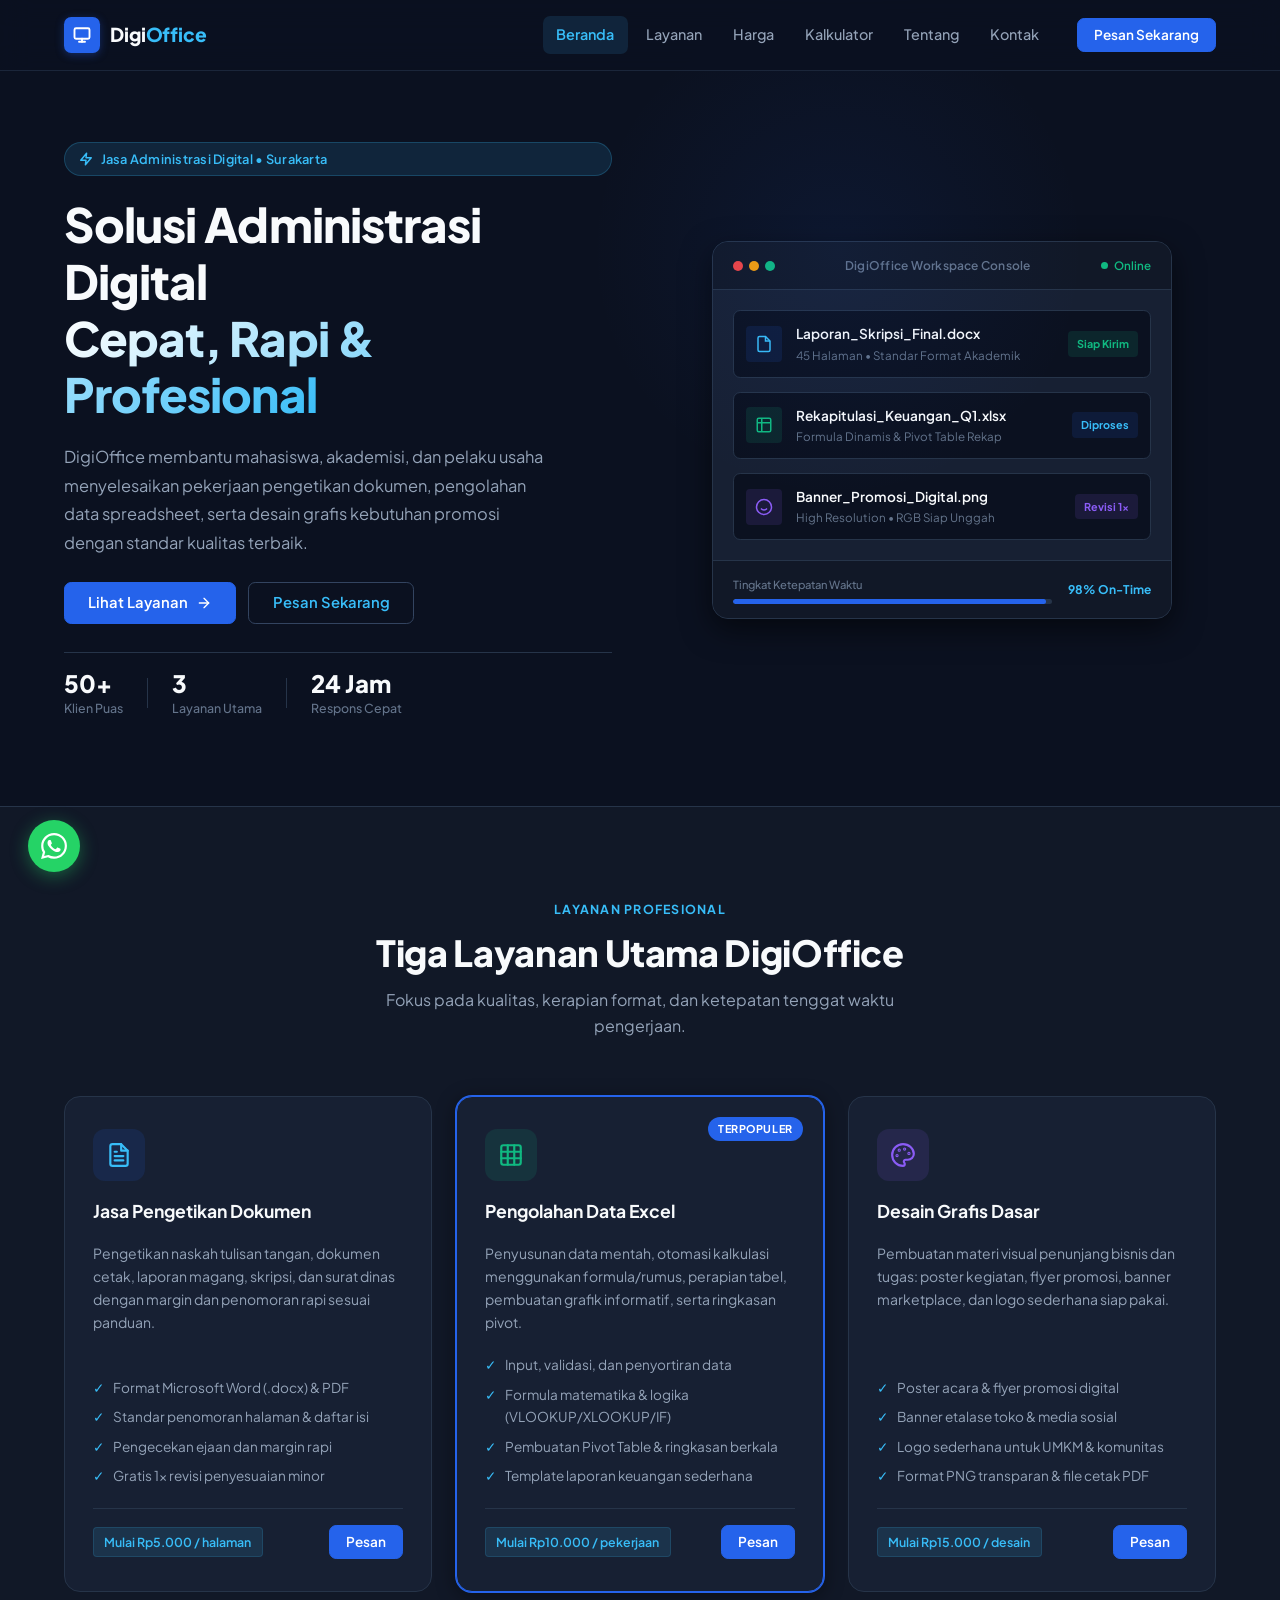
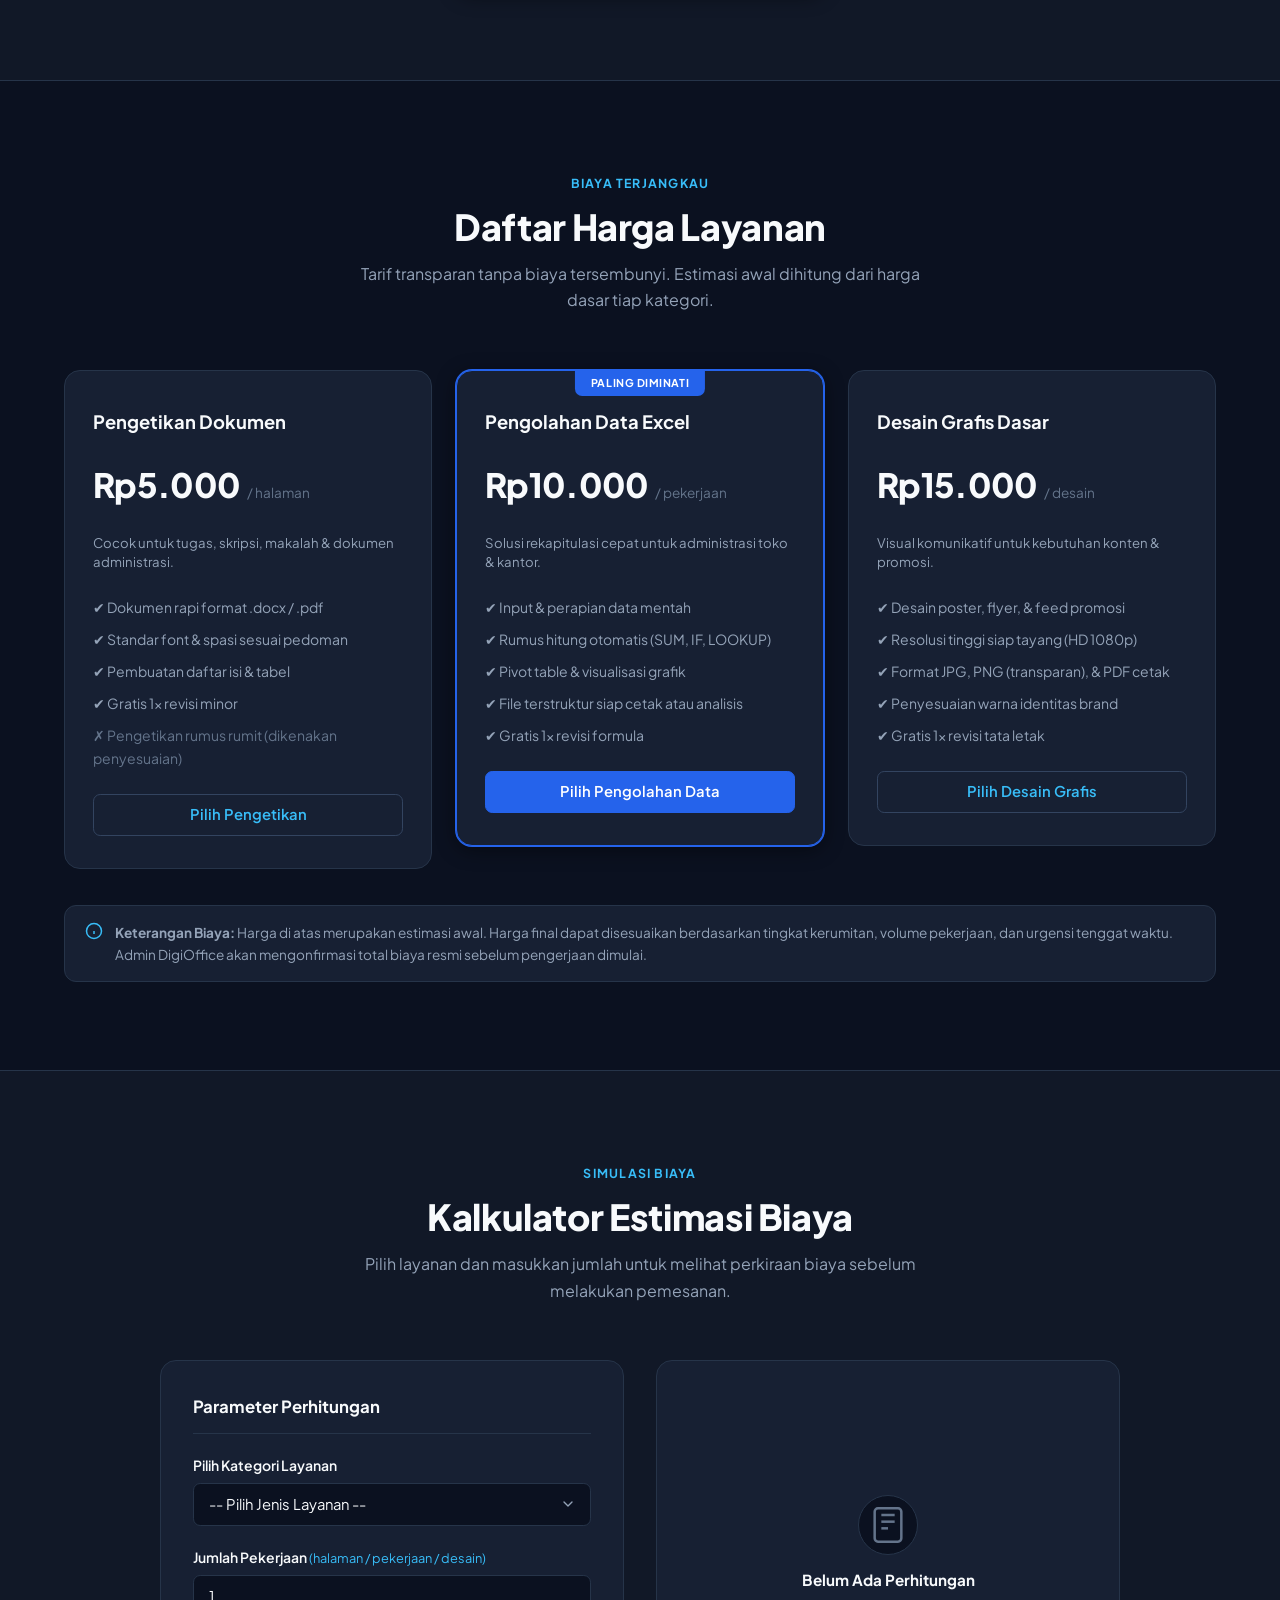
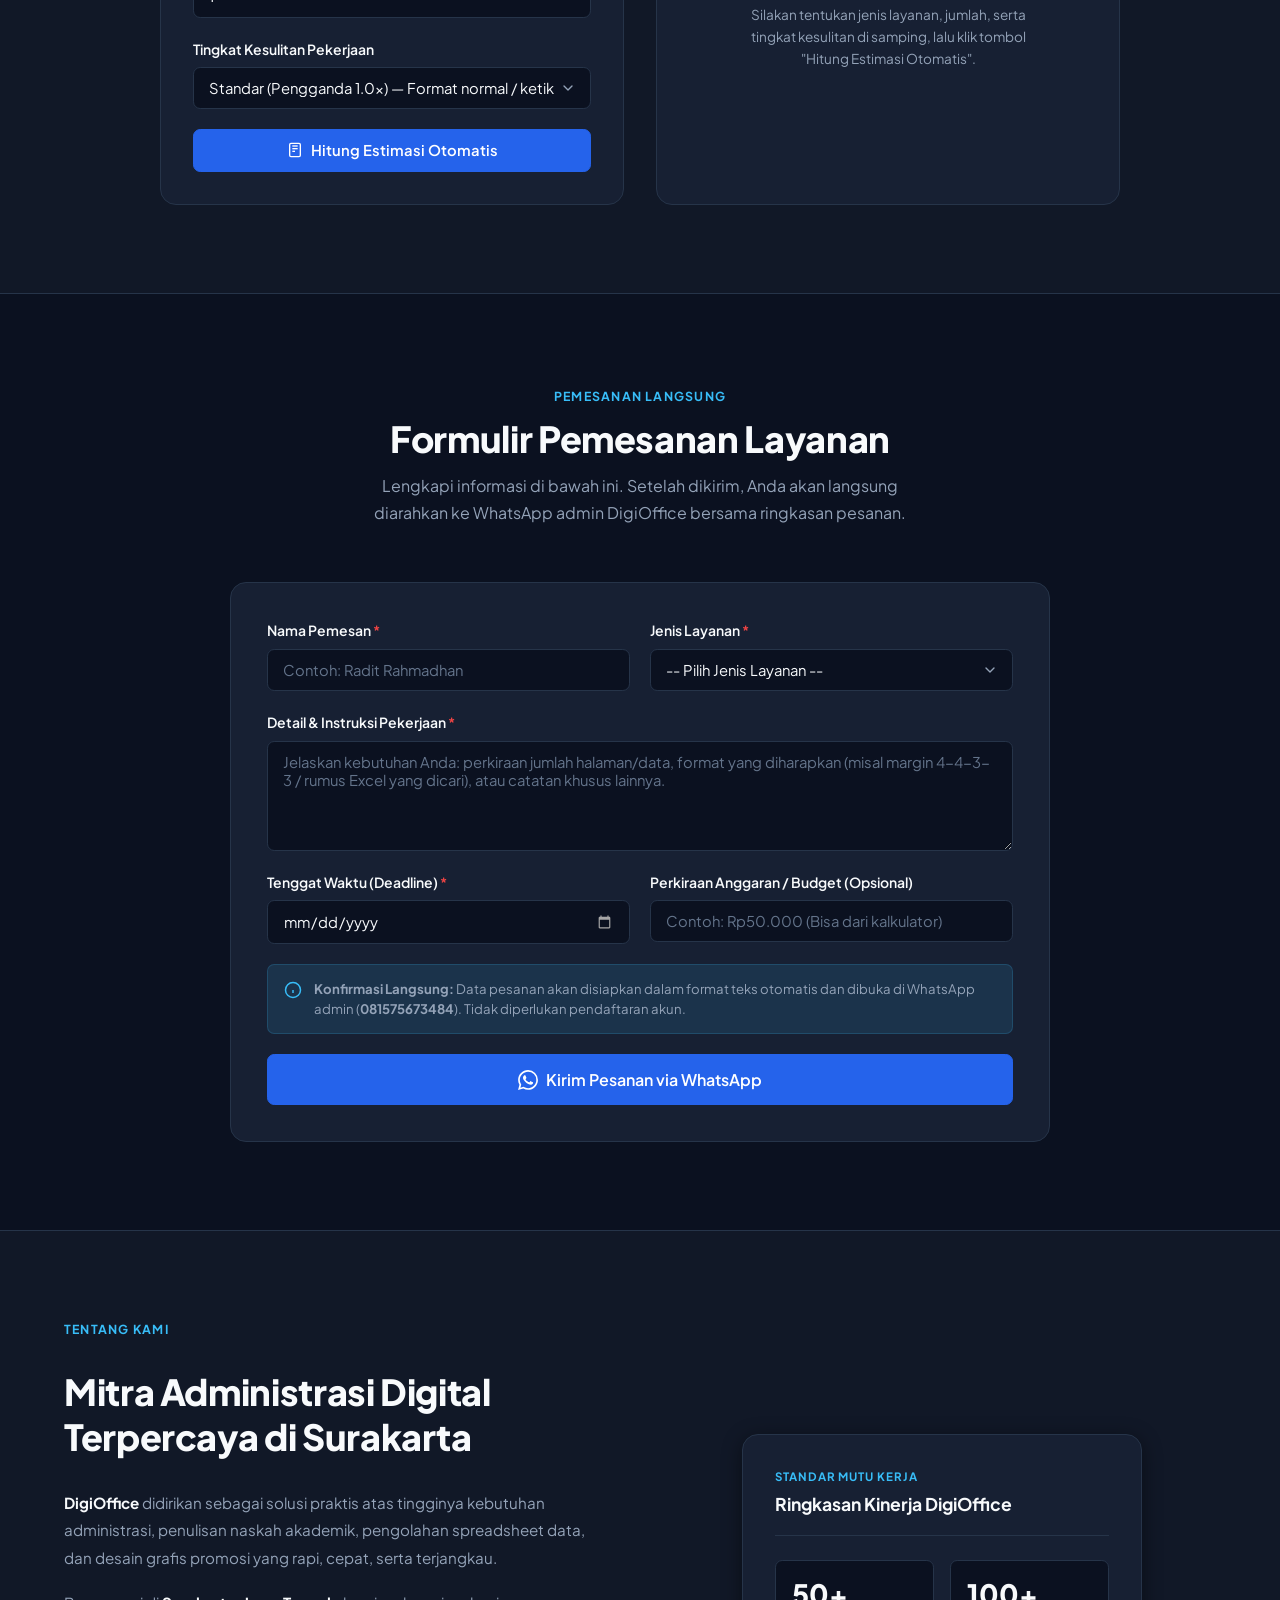
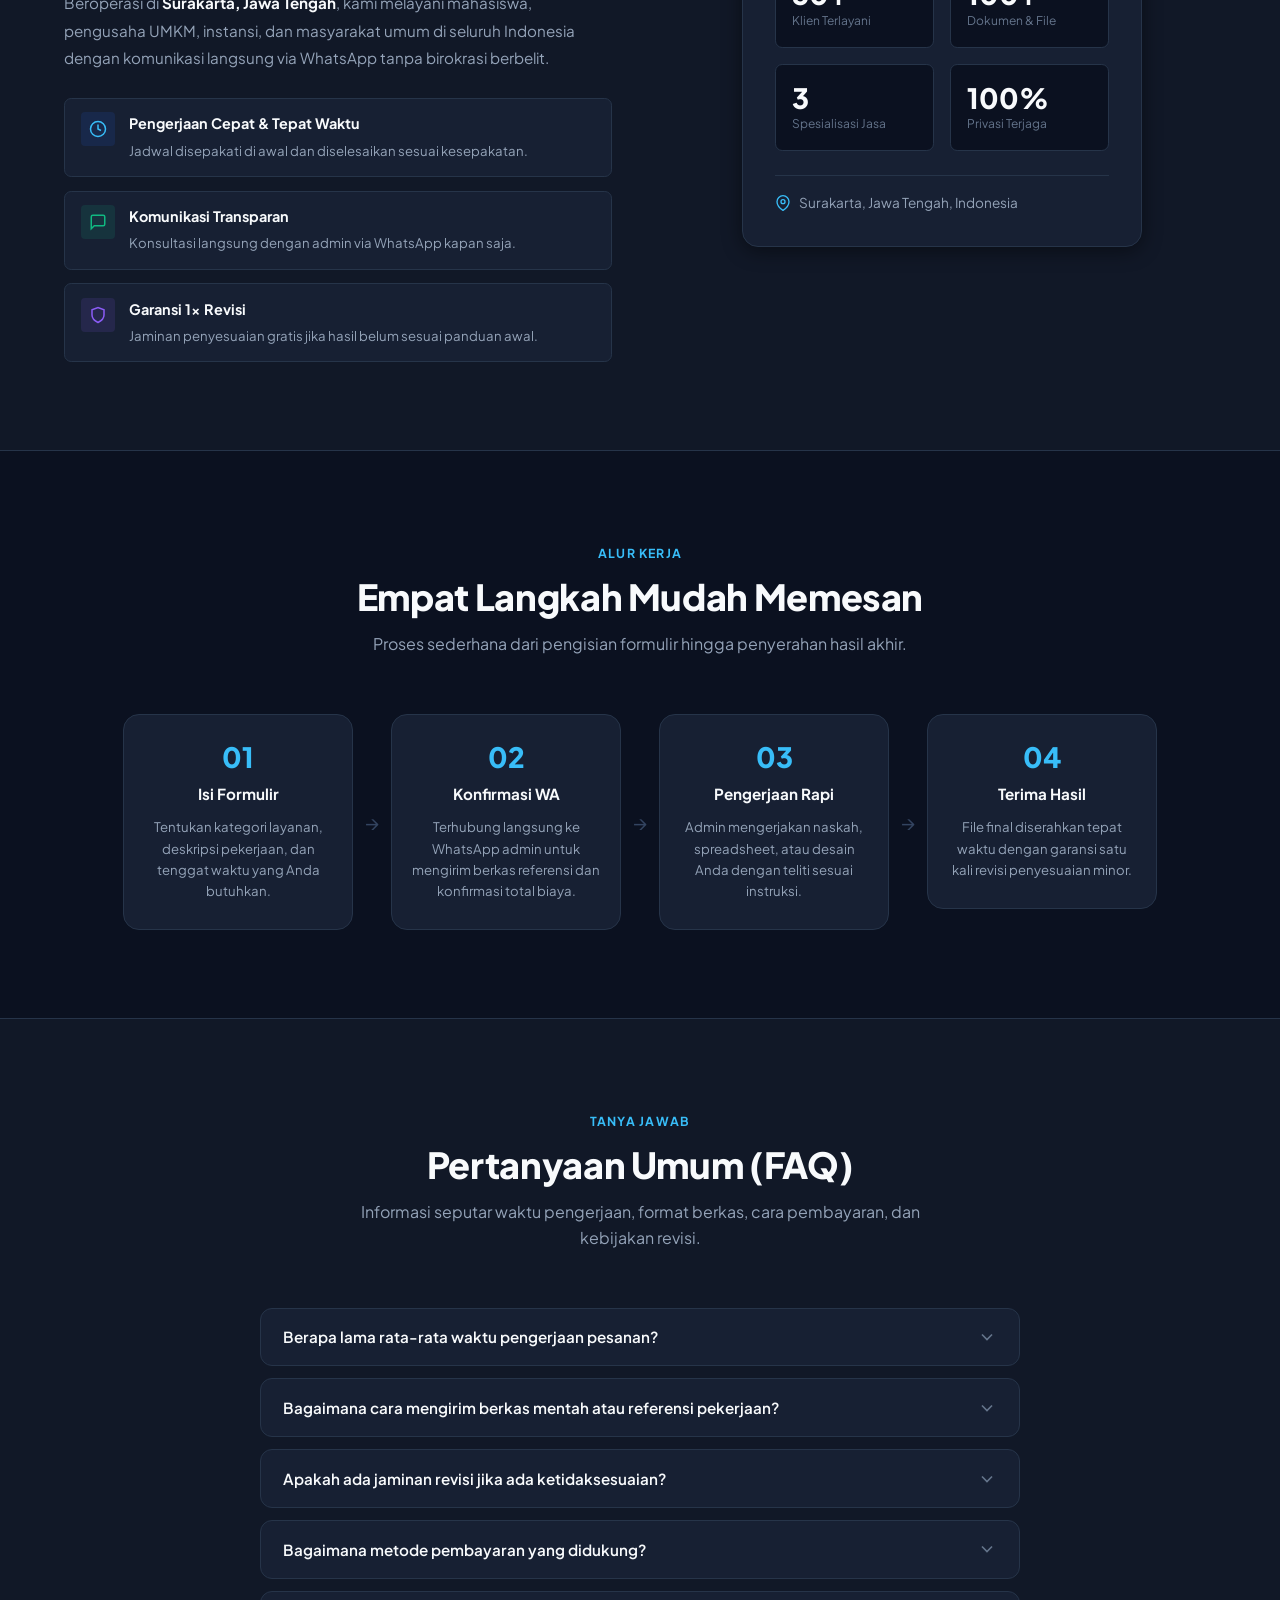
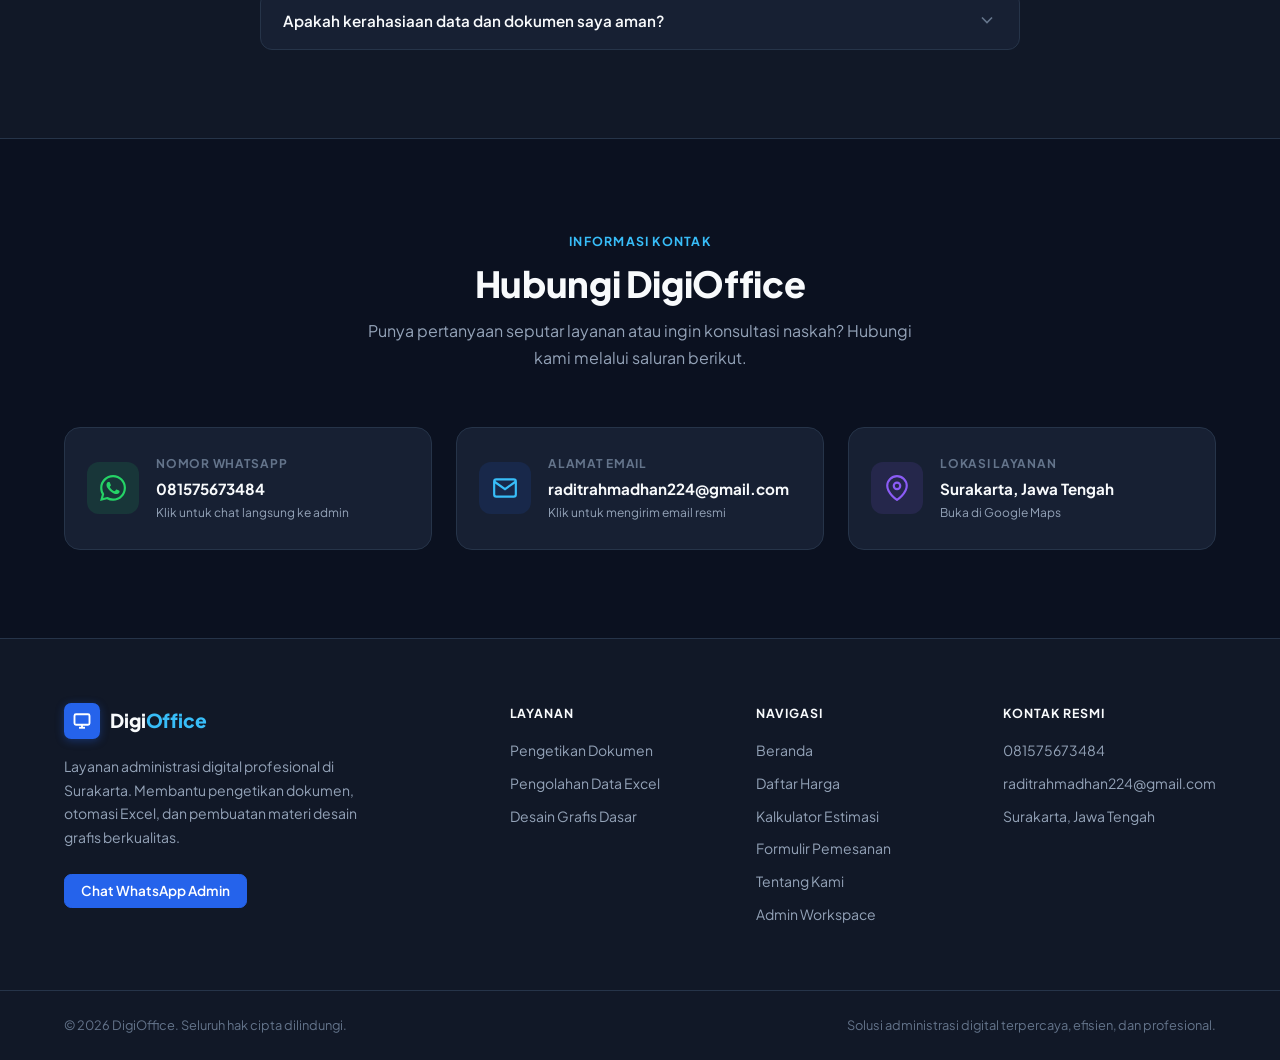
<file: index.html>
<!DOCTYPE html>
<html lang="id">

<head>
    <meta charset="UTF-8" />
    <meta name="viewport" content="width=device-width, initial-scale=1.0" />
    <meta name="description"
        content="DigiOffice – Layanan administrasi digital profesional di Surakarta: pengetikan dokumen Word, pengolahan data Microsoft Excel, dan desain grafis dasar." />
    <title>DigiOffice – Jasa Administrasi Digital Profesional</title>

    <!-- Google Fonts: Plus Jakarta Sans -->
    <link rel="preconnect" href="https://fonts.googleapis.com" />
    <link rel="preconnect" href="https://fonts.gstatic.com" crossorigin />
    <link href="https://fonts.googleapis.com/css2?family=Plus+Jakarta+Sans:wght@400;500;600;700;800&display=swap"
        rel="stylesheet" />

    <!-- Stylesheet -->
    <link rel="stylesheet" href="style.css" />
</head>

<body>

    <!-- ============================================================
       NAVBAR
  ============================================================ -->
    <header class="navbar" id="navbar">
        <div class="container navbar__inner">
            <a href="#beranda" class="navbar__logo" title="DigiOffice Beranda">
                <span class="logo-icon">
                    <svg width="18" height="18" viewBox="0 0 24 24" fill="none" stroke="currentColor" stroke-width="2.5"
                        stroke-linecap="round" stroke-linejoin="round">
                        <rect x="2" y="3" width="20" height="14" rx="2" ry="2" />
                        <line x1="8" y1="21" x2="16" y2="21" />
                        <line x1="12" y1="17" x2="12" y2="21" />
                    </svg>
                </span>
                <span class="logo-text">Digi<span class="logo-accent">Office</span></span>
            </a>

            <nav class="navbar__links" id="navLinks" aria-label="Navigasi Utama">
                <a href="#beranda" class="nav-link active">Beranda</a>
                <a href="#layanan" class="nav-link">Layanan</a>
                <a href="#harga" class="nav-link">Harga</a>
                <a href="#kalkulator" class="nav-link">Kalkulator</a>
                <a href="#tentang" class="nav-link">Tentang</a>
                <a href="#kontak" class="nav-link">Kontak</a>
            </nav>

            <div class="navbar__actions">
                <a href="#pesan" class="btn btn--primary btn--sm">Pesan Sekarang</a>
                <button class="hamburger" id="hamburger" aria-label="Buka menu navigasi" aria-expanded="false">
                    <span></span><span></span><span></span>
                </button>
            </div>
        </div>
    </header>

    <!-- Mobile Menu Drawer -->
    <div class="mobile-menu" id="mobileMenu" aria-label="Menu Mobile">
        <a href="#beranda" class="mobile-link">Beranda</a>
        <a href="#layanan" class="mobile-link">Layanan</a>
        <a href="#harga" class="mobile-link">Harga</a>
        <a href="#kalkulator" class="mobile-link">Kalkulator Estimasi</a>
        <a href="#tentang" class="mobile-link">Tentang Kami</a>
        <a href="#kontak" class="mobile-link">Kontak</a>
        <a href="admin.html" class="mobile-link mobile-link--admin">Admin Workspace</a>
        <a href="#pesan" class="btn btn--primary btn--block" style="margin-top: 0.75rem;">Pesan Sekarang</a>
    </div>


    <!-- ============================================================
       HERO SECTION
  ============================================================ -->
    <section class="hero" id="beranda">
        <div class="container hero__inner">
            <div class="hero__content">
                <div class="badge">
                    <svg width="14" height="14" viewBox="0 0 24 24" fill="none" stroke="currentColor" stroke-width="2.5"
                        stroke-linecap="round" stroke-linejoin="round">
                        <polygon points="13 2 3 14 12 14 11 22 21 10 12 10 13 2" />
                    </svg>
                    <span>Jasa Administrasi Digital • Surakarta</span>
                </div>

                <h1 class="hero__title">
                    Solusi Administrasi Digital<br />
                    <span class="text-blue">Cepat, Rapi & Profesional</span>
                </h1>

                <p class="hero__desc">
                    DigiOffice membantu mahasiswa, akademisi, dan pelaku usaha menyelesaikan pekerjaan pengetikan
                    dokumen, pengolahan data spreadsheet, serta desain grafis kebutuhan promosi dengan standar kualitas
                    terbaik.
                </p>

                <div class="hero__cta">
                    <a href="#layanan" class="btn btn--primary">
                        Lihat Layanan
                        <svg width="16" height="16" viewBox="0 0 24 24" fill="none" stroke="currentColor"
                            stroke-width="2" stroke-linecap="round" stroke-linejoin="round">
                            <line x1="5" y1="12" x2="19" y2="12" />
                            <polyline points="12 5 19 12 12 19" />
                        </svg>
                    </a>
                    <a href="#pesan" class="btn btn--outline">Pesan Sekarang</a>
                </div>

                <div class="hero__stats">
                    <div class="stat">
                        <strong>50+</strong>
                        <span>Klien Puas</span>
                    </div>
                    <div class="stat-divider"></div>
                    <div class="stat">
                        <strong>3</strong>
                        <span>Layanan Utama</span>
                    </div>
                    <div class="stat-divider"></div>
                    <div class="stat">
                        <strong>24 Jam</strong>
                        <span>Respons Cepat</span>
                    </div>
                </div>
            </div>

            <!-- Hero Visual: Workspace Dashboard Mock -->
            <div class="hero__visual" aria-hidden="true">
                <div class="workspace-card">
                    <div class="workspace-card__header">
                        <div class="window-dots">
                            <span class="dot dot--red"></span>
                            <span class="dot dot--yellow"></span>
                            <span class="dot dot--green"></span>
                        </div>
                        <div class="window-title">DigiOffice Workspace Console</div>
                        <div class="window-status">
                            <span class="status-pulse"></span>
                            <span>Online</span>
                        </div>
                    </div>

                    <div class="workspace-card__body">
                        <!-- Item 1: Document -->
                        <div class="workspace-row">
                            <div class="workspace-row__icon icon-box--blue">
                                <svg width="18" height="18" viewBox="0 0 24 24" fill="none" stroke="currentColor"
                                    stroke-width="2">
                                    <path d="M14 2H6a2 2 0 0 0-2 2v16a2 2 0 0 0 2 2h12a2 2 0 0 0 2-2V8z" />
                                    <polyline points="14 2 14 8 20 8" />
                                </svg>
                            </div>
                            <div class="workspace-row__info">
                                <strong>Laporan_Skripsi_Final.docx</strong>
                                <span>45 Halaman • Standar Format Akademik</span>
                            </div>
                            <span class="tag tag--green">Siap Kirim</span>
                        </div>

                        <!-- Item 2: Excel -->
                        <div class="workspace-row">
                            <div class="workspace-row__icon icon-box--green">
                                <svg width="18" height="18" viewBox="0 0 24 24" fill="none" stroke="currentColor"
                                    stroke-width="2">
                                    <rect x="3" y="3" width="18" height="18" rx="2" />
                                    <line x1="3" y1="9" x2="21" y2="9" />
                                    <line x1="9" y1="3" x2="9" y2="21" />
                                </svg>
                            </div>
                            <div class="workspace-row__info">
                                <strong>Rekapitulasi_Keuangan_Q1.xlsx</strong>
                                <span>Formula Dinamis & Pivot Table Rekap</span>
                            </div>
                            <span class="tag tag--blue">Diproses</span>
                        </div>

                        <!-- Item 3: Design -->
                        <div class="workspace-row">
                            <div class="workspace-row__icon icon-box--purple">
                                <svg width="18" height="18" viewBox="0 0 24 24" fill="none" stroke="currentColor"
                                    stroke-width="2">
                                    <circle cx="12" cy="12" r="10" />
                                    <path d="M8 14s1.5 2 4 2 4-2 4-2" />
                                    <line x1="9" y1="9" x2="9.01" y2="9" />
                                    <line x1="15" y1="9" x2="15.01" y2="9" />
                                </svg>
                            </div>
                            <div class="workspace-row__info">
                                <strong>Banner_Promosi_Digital.png</strong>
                                <span>High Resolution • RGB Siap Unggah</span>
                            </div>
                            <span class="tag tag--purple">Revisi 1x</span>
                        </div>
                    </div>

                    <div class="workspace-card__footer">
                        <div class="footer-metric">
                            <span class="metric-label">Tingkat Ketepatan Waktu</span>
                            <div class="progress-bar">
                                <div class="progress-fill" style="width: 98%;"></div>
                            </div>
                        </div>
                        <span class="metric-value">98% On-Time</span>
                    </div>
                </div>
            </div>
        </div>
    </section>


    <!-- ============================================================
       LAYANAN
  ============================================================ -->
    <section class="section section--alt" id="layanan">
        <div class="container">
            <div class="section-header">
                <span class="section-label">Layanan Profesional</span>
                <h2 class="section-title">Tiga Layanan Utama DigiOffice</h2>
                <p class="section-desc">Fokus pada kualitas, kerapian format, dan ketepatan tenggat waktu pengerjaan.
                </p>
            </div>

            <div class="services-grid">

                <!-- Layanan 1: Pengetikan -->
                <div class="service-card">
                    <div class="service-card__icon icon--blue">
                        <svg width="26" height="26" viewBox="0 0 24 24" fill="none" stroke="currentColor"
                            stroke-width="2" stroke-linecap="round" stroke-linejoin="round">
                            <path d="M14 2H6a2 2 0 0 0-2 2v16a2 2 0 0 0 2 2h12a2 2 0 0 0 2-2V8z" />
                            <polyline points="14 2 14 8 20 8" />
                            <line x1="16" y1="13" x2="8" y2="13" />
                            <line x1="16" y1="17" x2="8" y2="17" />
                            <polyline points="10 9 9 9 8 9" />
                        </svg>
                    </div>
                    <h3 class="service-card__title">Jasa Pengetikan Dokumen</h3>
                    <p class="service-card__desc">
                        Pengetikan naskah tulisan tangan, dokumen cetak, laporan magang, skripsi, dan surat dinas dengan
                        margin dan penomoran rapi sesuai panduan.
                    </p>
                    <ul class="service-card__features">
                        <li>Format Microsoft Word (.docx) & PDF</li>
                        <li>Standar penomoran halaman & daftar isi</li>
                        <li>Pengecekan ejaan dan margin rapi</li>
                        <li>Gratis 1x revisi penyesuaian minor</li>
                    </ul>
                    <div class="service-card__footer">
                        <span class="price-tag">Mulai Rp5.000 / halaman</span>
                        <a href="#pesan" class="btn btn--primary btn--sm" data-service="Pengetikan Dokumen">Pesan</a>
                    </div>
                </div>

                <!-- Layanan 2: Excel (Featured) -->
                <div class="service-card service-card--featured">
                    <div class="service-card__badge">Terpopuler</div>
                    <div class="service-card__icon icon--green">
                        <svg width="26" height="26" viewBox="0 0 24 24" fill="none" stroke="currentColor"
                            stroke-width="2" stroke-linecap="round" stroke-linejoin="round">
                            <rect x="3" y="3" width="18" height="18" rx="2" ry="2" />
                            <line x1="3" y1="9" x2="21" y2="9" />
                            <line x1="3" y1="15" x2="21" y2="15" />
                            <line x1="9" y1="3" x2="9" y2="21" />
                            <line x1="15" y1="3" x2="15" y2="21" />
                        </svg>
                    </div>
                    <h3 class="service-card__title">Pengolahan Data Excel</h3>
                    <p class="service-card__desc">
                        Penyusunan data mentah, otomasi kalkulasi menggunakan formula/rumus, perapian tabel, pembuatan
                        grafik informatif, serta ringkasan pivot.
                    </p>
                    <ul class="service-card__features">
                        <li>Input, validasi, dan penyortiran data</li>
                        <li>Formula matematika & logika (VLOOKUP/XLOOKUP/IF)</li>
                        <li>Pembuatan Pivot Table & ringkasan berkala</li>
                        <li>Template laporan keuangan sederhana</li>
                    </ul>
                    <div class="service-card__footer">
                        <span class="price-tag">Mulai Rp10.000 / pekerjaan</span>
                        <a href="#pesan" class="btn btn--primary btn--sm" data-service="Pengolahan Data Excel">Pesan</a>
                    </div>
                </div>

                <!-- Layanan 3: Desain Grafis -->
                <div class="service-card">
                    <div class="service-card__icon icon--purple">
                        <svg width="26" height="26" viewBox="0 0 24 24" fill="none" stroke="currentColor"
                            stroke-width="2" stroke-linecap="round" stroke-linejoin="round">
                            <circle cx="13.5" cy="6.5" r=".5" />
                            <circle cx="17.5" cy="10.5" r=".5" />
                            <circle cx="8.5" cy="7.5" r=".5" />
                            <circle cx="6.5" cy="12.5" r=".5" />
                            <path
                                d="M12 2C6.5 2 2 6.5 2 12s4.5 10 10 10c.926 0 1.648-.746 1.648-1.688 0-.437-.18-.835-.437-1.125-.29-.289-.438-.652-.438-1.125a1.64 1.64 0 0 1 1.668-1.668h1.996c3.051 0 5.555-2.503 5.555-5.554C21.965 6.012 17.461 2 12 2z" />
                        </svg>
                    </div>
                    <h3 class="service-card__title">Desain Grafis Dasar</h3>
                    <p class="service-card__desc">
                        Pembuatan materi visual penunjang bisnis dan tugas: poster kegiatan, flyer promosi, banner
                        marketplace, dan logo sederhana siap pakai.
                    </p>
                    <ul class="service-card__features">
                        <li>Poster acara & flyer promosi digital</li>
                        <li>Banner etalase toko & media sosial</li>
                        <li>Logo sederhana untuk UMKM & komunitas</li>
                        <li>Format PNG transparan & file cetak PDF</li>
                    </ul>
                    <div class="service-card__footer">
                        <span class="price-tag">Mulai Rp15.000 / desain</span>
                        <a href="#pesan" class="btn btn--primary btn--sm" data-service="Desain Grafis">Pesan</a>
                    </div>
                </div>

            </div>
        </div>
    </section>


    <!-- ============================================================
       DAFTAR HARGA
  ============================================================ -->
    <section class="section" id="harga">
        <div class="container">
            <div class="section-header">
                <span class="section-label">Biaya Terjangkau</span>
                <h2 class="section-title">Daftar Harga Layanan</h2>
                <p class="section-desc">Tarif transparan tanpa biaya tersembunyi. Estimasi awal dihitung dari harga
                    dasar tiap kategori.</p>
            </div>

            <div class="pricing-grid">

                <!-- Pricing 1: Pengetikan -->
                <div class="pricing-card">
                    <h3 class="pricing-card__title">Pengetikan Dokumen</h3>
                    <div class="pricing-card__price">
                        <span class="price-amount">Rp5.000</span>
                        <span class="price-unit">/ halaman</span>
                    </div>
                    <p class="pricing-card__sub">Cocok untuk tugas, skripsi, makalah & dokumen administrasi.</p>
                    <ul class="pricing-card__list">
                        <li>✔ Dokumen rapi format .docx / .pdf</li>
                        <li>✔ Standar font & spasi sesuai pedoman</li>
                        <li>✔ Pembuatan daftar isi & tabel</li>
                        <li>✔ Gratis 1x revisi minor</li>
                        <li class="muted">✗ Pengetikan rumus rumit (dikenakan penyesuaian)</li>
                    </ul>
                    <a href="#pesan" class="btn btn--outline btn--block" data-service="Pengetikan Dokumen">Pilih
                        Pengetikan</a>
                </div>

                <!-- Pricing 2: Excel (Featured) -->
                <div class="pricing-card pricing-card--featured">
                    <div class="pricing-card__badge">Paling Diminati</div>
                    <h3 class="pricing-card__title">Pengolahan Data Excel</h3>
                    <div class="pricing-card__price">
                        <span class="price-amount">Rp10.000</span>
                        <span class="price-unit">/ pekerjaan</span>
                    </div>
                    <p class="pricing-card__sub">Solusi rekapitulasi cepat untuk administrasi toko & kantor.</p>
                    <ul class="pricing-card__list">
                        <li>✔ Input & perapian data mentah</li>
                        <li>✔ Rumus hitung otomatis (SUM, IF, LOOKUP)</li>
                        <li>✔ Pivot table & visualisasi grafik</li>
                        <li>✔ File terstruktur siap cetak atau analisis</li>
                        <li>✔ Gratis 1x revisi formula</li>
                    </ul>
                    <a href="#pesan" class="btn btn--primary btn--block" data-service="Pengolahan Data Excel">Pilih
                        Pengolahan Data</a>
                </div>

                <!-- Pricing 3: Desain -->
                <div class="pricing-card">
                    <h3 class="pricing-card__title">Desain Grafis Dasar</h3>
                    <div class="pricing-card__price">
                        <span class="price-amount">Rp15.000</span>
                        <span class="price-unit">/ desain</span>
                    </div>
                    <p class="pricing-card__sub">Visual komunikatif untuk kebutuhan konten & promosi.</p>
                    <ul class="pricing-card__list">
                        <li>✔ Desain poster, flyer, & feed promosi</li>
                        <li>✔ Resolusi tinggi siap tayang (HD 1080p)</li>
                        <li>✔ Format JPG, PNG (transparan), & PDF cetak</li>
                        <li>✔ Penyesuaian warna identitas brand</li>
                        <li>✔ Gratis 1x revisi tata letak</li>
                    </ul>
                    <a href="#pesan" class="btn btn--outline btn--block" data-service="Desain Grafis">Pilih Desain
                        Grafis</a>
                </div>

            </div>

            <div class="pricing-note">
                <svg width="18" height="18" viewBox="0 0 24 24" fill="none" stroke="currentColor" stroke-width="2"
                    style="color:var(--secondary); flex-shrink:0;">
                    <circle cx="12" cy="12" r="10" />
                    <line x1="12" y1="16" x2="12" y2="12" />
                    <line x1="12" y1="8" x2="12.01" y2="8" />
                </svg>
                <span>
                    <strong>Keterangan Biaya:</strong> Harga di atas merupakan estimasi awal. Harga final dapat
                    disesuaikan berdasarkan tingkat kerumitan, volume pekerjaan, dan urgensi tenggat waktu. Admin
                    DigiOffice akan mengonfirmasi total biaya resmi sebelum pengerjaan dimulai.
                </span>
            </div>
        </div>
    </section>


    <!-- ============================================================
       KALKULATOR ESTIMASI
  ============================================================ -->
    <section class="section section--alt" id="kalkulator">
        <div class="container">
            <div class="section-header">
                <span class="section-label">Simulasi Biaya</span>
                <h2 class="section-title">Kalkulator Estimasi Biaya</h2>
                <p class="section-desc">Pilih layanan dan masukkan jumlah untuk melihat perkiraan biaya sebelum
                    melakukan pemesanan.</p>
            </div>

            <div class="calculator-wrap">
                <!-- Input Form -->
                <div class="calculator-form">
                    <h3 class="calculator-form__title">Parameter Perhitungan</h3>

                    <div class="form-group">
                        <label class="form-label" for="calc-service">Pilih Kategori Layanan</label>
                        <select class="form-control" id="calc-service">
                            <option value="">-- Pilih Jenis Layanan --</option>
                            <option value="pengetikan">Jasa Pengetikan Dokumen (Rp5.000 / halaman)</option>
                            <option value="excel">Pengolahan Data Excel (Rp10.000 / pekerjaan)</option>
                            <option value="desain">Desain Grafis Dasar (Rp15.000 / desain)</option>
                        </select>
                    </div>

                    <div class="form-group">
                        <label class="form-label" for="calc-qty">
                            Jumlah Pekerjaan <span id="calc-unit-label" class="unit-helper">(halaman / pekerjaan /
                                desain)</span>
                        </label>
                        <input type="number" class="form-control" id="calc-qty" min="1" value="1"
                            placeholder="Masukkan angka, contoh: 5" />
                    </div>

                    <div class="form-group">
                        <label class="form-label" for="calc-complexity">Tingkat Kesulitan Pekerjaan</label>
                        <select class="form-control" id="calc-complexity">
                            <option value="1">Standar (Pengganda 1.0x) — Format normal / ketikan biasa</option>
                            <option value="1.5">Sedang (Pengganda 1.5x) — Ada tabel / formula dasar / revisi tata letak
                            </option>
                            <option value="2">Kompleks (Pengganda 2.0x) — Rumus matematika / naskah tulisan tangan sulit
                            </option>
                        </select>
                    </div>

                    <button type="button" class="btn btn--primary btn--block" id="calc-btn">
                        <svg width="16" height="16" viewBox="0 0 24 24" fill="none" stroke="currentColor"
                            stroke-width="2">
                            <rect x="4" y="2" width="16" height="20" rx="2" />
                            <line x1="8" y1="6" x2="16" y2="6" />
                            <line x1="8" y1="10" x2="16" y2="10" />
                            <line x1="8" y1="14" x2="12" y2="14" />
                        </svg>
                        Hitung Estimasi Otomatis
                    </button>
                </div>

                <!-- Result Box -->
                <div class="calculator-result" id="calc-result">
                    <!-- Placeholder State -->
                    <div class="result-placeholder">
                        <div class="result-placeholder__icon">
                            <svg width="40" height="40" viewBox="0 0 24 24" fill="none" stroke="currentColor"
                                stroke-width="1.5">
                                <rect x="4" y="2" width="16" height="20" rx="2" />
                                <line x1="8" y1="6" x2="16" y2="6" />
                                <line x1="8" y1="10" x2="16" y2="10" />
                                <line x1="8" y1="14" x2="12" y2="14" />
                            </svg>
                        </div>
                        <h4>Belum Ada Perhitungan</h4>
                        <p>Silakan tentukan jenis layanan, jumlah, serta tingkat kesulitan di samping, lalu klik tombol
                            "Hitung Estimasi Otomatis".</p>
                    </div>

                    <!-- Active Result Content -->
                    <div class="result-content" id="result-content" style="display: none;">
                        <h4>Rincian Estimasi Biaya</h4>
                        <table class="result-table">
                            <tbody>
                                <tr>
                                    <td>Jenis Layanan</td>
                                    <td id="res-service">–</td>
                                </tr>
                                <tr>
                                    <td>Volume / Jumlah</td>
                                    <td id="res-qty">–</td>
                                </tr>
                                <tr>
                                    <td>Tarif Dasar</td>
                                    <td id="res-unit-price">–</td>
                                </tr>
                                <tr>
                                    <td>Tingkat Kesulitan</td>
                                    <td id="res-complexity">–</td>
                                </tr>
                                <tr class="result-total">
                                    <td><strong>Total Estimasi</strong></td>
                                    <td id="res-total"><strong>Rp0</strong></td>
                                </tr>
                            </tbody>
                        </table>

                        <p class="result-note">
                            * Perhitungan ini adalah estimasi awal. Harga resmi akan dikonfirmasi oleh admin saat
                            konfirmasi pemesanan.
                        </p>

                        <button type="button" class="btn btn--primary btn--block" id="calc-to-order">
                            Lanjut ke Formulir Pemesanan →
                        </button>
                    </div>
                </div>
            </div>
        </div>
    </section>


    <!-- ============================================================
       FORM PEMESANAN
  ============================================================ -->
    <section class="section" id="pesan">
        <div class="container">
            <div class="section-header">
                <span class="section-label">Pemesanan Langsung</span>
                <h2 class="section-title">Formulir Pemesanan Layanan</h2>
                <p class="section-desc">Lengkapi informasi di bawah ini. Setelah dikirim, Anda akan langsung diarahkan
                    ke WhatsApp admin DigiOffice bersama ringkasan pesanan.</p>
            </div>

            <div class="order-wrap">
                <form class="order-form" id="orderForm" novalidate>

                    <div class="form-row">
                        <div class="form-group">
                            <label class="form-label" for="order-name">Nama Pemesan <span
                                    class="required">*</span></label>
                            <input type="text" class="form-control" id="order-name"
                                placeholder="Contoh: Radit Rahmadhan" required />
                            <span class="form-error" id="err-name"></span>
                        </div>

                        <div class="form-group">
                            <label class="form-label" for="order-service">Jenis Layanan <span
                                    class="required">*</span></label>
                            <select class="form-control" id="order-service" required>
                                <option value="">-- Pilih Jenis Layanan --</option>
                                <option value="Pengetikan Dokumen">Jasa Pengetikan Dokumen</option>
                                <option value="Pengolahan Data Excel">Pengolahan Data Microsoft Excel</option>
                                <option value="Desain Grafis">Desain Grafis Dasar</option>
                            </select>
                            <span class="form-error" id="err-service"></span>
                        </div>
                    </div>

                    <div class="form-group">
                        <label class="form-label" for="order-details">Detail & Instruksi Pekerjaan <span
                                class="required">*</span></label>
                        <textarea class="form-control" id="order-details" rows="4"
                            placeholder="Jelaskan kebutuhan Anda: perkiraan jumlah halaman/data, format yang diharapkan (misal margin 4-4-3-3 / rumus Excel yang dicari), atau catatan khusus lainnya."
                            required></textarea>
                        <span class="form-error" id="err-details"></span>
                    </div>

                    <div class="form-row">
                        <div class="form-group">
                            <label class="form-label" for="order-deadline">Tenggat Waktu (Deadline) <span
                                    class="required">*</span></label>
                            <input type="date" class="form-control" id="order-deadline" required />
                            <span class="form-error" id="err-deadline"></span>
                        </div>

                        <div class="form-group">
                            <label class="form-label" for="order-budget">Perkiraan Anggaran / Budget (Opsional)</label>
                            <input type="text" class="form-control" id="order-budget"
                                placeholder="Contoh: Rp50.000 (Bisa dari kalkulator)" />
                        </div>
                    </div>

                    <div class="order-note">
                        <svg width="18" height="18" viewBox="0 0 24 24" fill="none" stroke="currentColor"
                            stroke-width="2">
                            <circle cx="12" cy="12" r="10" />
                            <line x1="12" y1="16" x2="12" y2="12" />
                            <line x1="12" y1="8" x2="12.01" y2="8" />
                        </svg>
                        <span>
                            <strong>Konfirmasi Langsung:</strong> Data pesanan akan disiapkan dalam format teks otomatis
                            dan dibuka di WhatsApp admin (<strong>081575673484</strong>). Tidak diperlukan pendaftaran
                            akun.
                        </span>
                    </div>

                    <button type="submit" class="btn btn--primary btn--block btn--lg" id="submit-order">
                        <svg width="20" height="20" viewBox="0 0 24 24" fill="currentColor">
                            <path
                                d="M17.472 14.382c-.297-.149-1.758-.867-2.03-.967-.273-.099-.471-.148-.67.15-.197.297-.767.966-.94 1.164-.173.199-.347.223-.644.075-.297-.15-1.255-.463-2.39-1.475-.883-.788-1.48-1.761-1.653-2.059-.173-.297-.018-.458.13-.606.134-.133.298-.347.446-.52.149-.174.198-.298.298-.497.099-.198.05-.371-.025-.52-.075-.149-.669-1.612-.916-2.207-.242-.579-.487-.5-.669-.51-.173-.008-.371-.01-.57-.01-.198 0-.52.074-.792.372-.272.297-1.04 1.016-1.04 2.479 0 1.462 1.065 2.875 1.213 3.074.149.198 2.096 3.2 5.077 4.487.709.306 1.262.489 1.694.625.712.227 1.36.195 1.871.118.571-.085 1.758-.719 2.006-1.413.248-.694.248-1.289.173-1.413-.074-.124-.272-.198-.57-.347m-5.421 7.403h-.004a9.87 9.87 0 0 1-5.031-1.378l-.361-.214-3.741.982.998-3.648-.235-.374a9.86 9.86 0 0 1-1.51-5.26c.001-5.45 4.436-9.884 9.888-9.884 2.64 0 5.122 1.03 6.988 2.898a9.825 9.825 0 0 1 2.893 6.994c-.003 5.45-4.437 9.884-9.885 9.884m8.413-18.297A11.815 11.815 0 0 0 12.05 0C5.495 0 .16 5.335.157 11.892c0 2.096.547 4.142 1.588 5.945L.057 24l6.305-1.654a11.882 11.882 0 0 0 5.683 1.448h.005c6.554 0 11.89-5.335 11.893-11.893a11.821 11.821 0 0 0-3.48-8.413z" />
                        </svg>
                        Kirim Pesanan via WhatsApp
                    </button>
                </form>

                <!-- Order Summary Box (Appears after submission) -->
                <div class="order-summary" id="orderSummary" style="display: none;">
                    <div class="summary-header">
                        <svg width="22" height="22" viewBox="0 0 24 24" fill="none" stroke="currentColor"
                            stroke-width="2">
                            <path d="M22 11.08V12a10 10 0 1 1-5.93-9.14" />
                            <polyline points="22 4 12 14.01 9 11.01" />
                        </svg>
                        <h4 class="summary-title">Ringkasan Pesanan Anda</h4>
                    </div>
                    <div class="summary-body" id="summaryBody"></div>
                    <div class="summary-actions">
                        <button type="button" class="btn btn--outline btn--sm" id="summary-edit">
                            ← Perbaiki Data Formulir
                        </button>
                        <span class="summary-tip">Jendela WhatsApp terbuka secara otomatis. Jika tidak muncul, periksa
                            izin pop-up browser Anda.</span>
                    </div>
                </div>
            </div>
        </div>
    </section>


    <!-- ============================================================
       TENTANG KAMI
  ============================================================ -->
    <section class="section section--alt" id="tentang">
        <div class="container">
            <div class="about-wrap">
                <div class="about-content">
                    <span class="section-label">Tentang Kami</span>
                    <h2 class="section-title" style="text-align: left;">
                        Mitra Administrasi Digital<br />Terpercaya di Surakarta
                    </h2>
                    <p>
                        <strong>DigiOffice</strong> didirikan sebagai solusi praktis atas tingginya kebutuhan
                        administrasi, penulisan naskah akademik, pengolahan spreadsheet data, dan desain grafis promosi
                        yang rapi, cepat, serta terjangkau.
                    </p>
                    <p>
                        Beroperasi di <strong>Surakarta, Jawa Tengah</strong>, kami melayani mahasiswa, pengusaha UMKM,
                        instansi, dan masyarakat umum di seluruh Indonesia dengan komunikasi langsung via WhatsApp tanpa
                        birokrasi berbelit.
                    </p>

                    <div class="about-highlights">
                        <div class="highlight-item">
                            <div class="highlight-icon icon--blue">
                                <svg width="18" height="18" viewBox="0 0 24 24" fill="none" stroke="currentColor"
                                    stroke-width="2">
                                    <circle cx="12" cy="12" r="10" />
                                    <polyline points="12 6 12 12 16 14" />
                                </svg>
                            </div>
                            <div>
                                <strong>Pengerjaan Cepat & Tepat Waktu</strong>
                                <p>Jadwal disepakati di awal dan diselesaikan sesuai kesepakatan.</p>
                            </div>
                        </div>

                        <div class="highlight-item">
                            <div class="highlight-icon icon--green">
                                <svg width="18" height="18" viewBox="0 0 24 24" fill="none" stroke="currentColor"
                                    stroke-width="2">
                                    <path d="M21 15a2 2 0 0 1-2 2H7l-4 4V5a2 2 0 0 1 2-2h14a2 2 0 0 1 2 2z" />
                                </svg>
                            </div>
                            <div>
                                <strong>Komunikasi Transparan</strong>
                                <p>Konsultasi langsung dengan admin via WhatsApp kapan saja.</p>
                            </div>
                        </div>

                        <div class="highlight-item">
                            <div class="highlight-icon icon--purple">
                                <svg width="18" height="18" viewBox="0 0 24 24" fill="none" stroke="currentColor"
                                    stroke-width="2">
                                    <path d="M12 22s8-4 8-10V5l-8-3-8 3v7c0 6 8 10 8 10z" />
                                </svg>
                            </div>
                            <div>
                                <strong>Garansi 1x Revisi</strong>
                                <p>Jaminan penyesuaian gratis jika hasil belum sesuai panduan awal.</p>
                            </div>
                        </div>
                    </div>
                </div>

                <!-- About Visual / Stats Box -->
                <div class="about-visual" aria-hidden="true">
                    <div class="about-card">
                        <div class="about-card__header">
                            <div class="about-badge">STANDAR MUTU KERJA</div>
                            <p>Ringkasan Kinerja DigiOffice</p>
                        </div>

                        <div class="about-stat-grid">
                            <div class="about-stat">
                                <strong>50+</strong>
                                <span>Klien Terlayani</span>
                            </div>
                            <div class="about-stat">
                                <strong>100+</strong>
                                <span>Dokumen & File</span>
                            </div>
                            <div class="about-stat">
                                <strong>3</strong>
                                <span>Spesialisasi Jasa</span>
                            </div>
                            <div class="about-stat">
                                <strong>100%</strong>
                                <span>Privasi Terjaga</span>
                            </div>
                        </div>

                        <div class="about-location">
                            <svg width="16" height="16" viewBox="0 0 24 24" fill="none" stroke="currentColor"
                                stroke-width="2">
                                <path d="M21 10c0 7-9 13-9 13s-9-6-9-13a9 9 0 0 1 18 0z" />
                                <circle cx="12" cy="10" r="3" />
                            </svg>
                            <span>Surakarta, Jawa Tengah, Indonesia</span>
                        </div>
                    </div>
                </div>
            </div>
        </div>
    </section>


    <!-- ============================================================
       ALUR PEMESANAN
  ============================================================ -->
    <section class="section" id="alur">
        <div class="container">
            <div class="section-header">
                <span class="section-label">Alur Kerja</span>
                <h2 class="section-title">Empat Langkah Mudah Memesan</h2>
                <p class="section-desc">Proses sederhana dari pengisian formulir hingga penyerahan hasil akhir.</p>
            </div>

            <div class="steps-grid">
                <div class="step-item">
                    <div class="step-number">01</div>
                    <h4>Isi Formulir</h4>
                    <p>Tentukan kategori layanan, deskripsi pekerjaan, dan tenggat waktu yang Anda butuhkan.</p>
                </div>

                <div class="step-arrow" aria-hidden="true">→</div>

                <div class="step-item">
                    <div class="step-number">02</div>
                    <h4>Konfirmasi WA</h4>
                    <p>Terhubung langsung ke WhatsApp admin untuk mengirim berkas referensi dan konfirmasi total biaya.
                    </p>
                </div>

                <div class="step-arrow" aria-hidden="true">→</div>

                <div class="step-item">
                    <div class="step-number">03</div>
                    <h4>Pengerjaan Rapi</h4>
                    <p>Admin mengerjakan naskah, spreadsheet, atau desain Anda dengan teliti sesuai instruksi.</p>
                </div>

                <div class="step-arrow" aria-hidden="true">→</div>

                <div class="step-item">
                    <div class="step-number">04</div>
                    <h4>Terima Hasil</h4>
                    <p>File final diserahkan tepat waktu dengan garansi satu kali revisi penyesuaian minor.</p>
                </div>
            </div>
        </div>
    </section>


    <!-- ============================================================
       FAQ ACCORDION
  ============================================================ -->
    <section class="section section--alt" id="faq">
        <div class="container">
            <div class="section-header">
                <span class="section-label">Tanya Jawab</span>
                <h2 class="section-title">Pertanyaan Umum (FAQ)</h2>
                <p class="section-desc">Informasi seputar waktu pengerjaan, format berkas, cara pembayaran, dan
                    kebijakan revisi.</p>
            </div>

            <div class="faq-list">

                <div class="faq-item">
                    <button type="button" class="faq-question" aria-expanded="false">
                        <span>Berapa lama rata-rata waktu pengerjaan pesanan?</span>
                        <svg class="faq-icon" width="20" height="20" viewBox="0 0 24 24" fill="none"
                            stroke="currentColor" stroke-width="2">
                            <polyline points="6 9 12 15 18 9" />
                        </svg>
                    </button>
                    <div class="faq-answer">
                        <p>Waktu pengerjaan disesuaikan dengan volume dan kompleksitas. Dokumen pengetikan 10–25 halaman
                            umumnya selesai dalam 1–2 hari kerja. Pengolahan Excel dan desain grafis standar berkisar
                            antara 1–3 hari kerja. Anda dapat menyepakati deadline darurat langsung via WhatsApp.</p>
                    </div>
                </div>

                <div class="faq-item">
                    <button type="button" class="faq-question" aria-expanded="false">
                        <span>Bagaimana cara mengirim berkas mentah atau referensi pekerjaan?</span>
                        <svg class="faq-icon" width="20" height="20" viewBox="0 0 24 24" fill="none"
                            stroke="currentColor" stroke-width="2">
                            <polyline points="6 9 12 15 18 9" />
                        </svg>
                    </button>
                    <div class="faq-answer">
                        <p>Setelah mengirimkan formulir di website, Anda diarahkan ke WhatsApp. Di sana Anda dapat
                            langsung melampirkan berkas foto tulisan tangan, dokumen Word/PDF lama, naskah cetak, data
                            spreadsheet mentah, atau tautan Google Drive.</p>
                    </div>
                </div>

                <div class="faq-item">
                    <button type="button" class="faq-question" aria-expanded="false">
                        <span>Apakah ada jaminan revisi jika ada ketidaksesuaian?</span>
                        <svg class="faq-icon" width="20" height="20" viewBox="0 0 24 24" fill="none"
                            stroke="currentColor" stroke-width="2">
                            <polyline points="6 9 12 15 18 9" />
                        </svg>
                    </button>
                    <div class="faq-answer">
                        <p>Ya. Setiap pesanan mendapatkan garansi 1x revisi gratis selama tidak keluar dari instruksi
                            awal yang telah disepakati saat konfirmasi pemesanan.</p>
                    </div>
                </div>

                <div class="faq-item">
                    <button type="button" class="faq-question" aria-expanded="false">
                        <span>Bagaimana metode pembayaran yang didukung?</span>
                        <svg class="faq-icon" width="20" height="20" viewBox="0 0 24 24" fill="none"
                            stroke="currentColor" stroke-width="2">
                            <polyline points="6 9 12 15 18 9" />
                        </svg>
                    </button>
                    <div class="faq-answer">
                        <p>Kami menerima transfer bank lokal (BCA, Mandiri, BRI, BNI), QRIS, serta e-wallet (GoPay, OVO,
                            Dana). Nomor rekening dan detail invoice resmi diinformasikan oleh admin via WhatsApp
                            setelah rincian biaya disepakati.</p>
                    </div>
                </div>

                <div class="faq-item">
                    <button type="button" class="faq-question" aria-expanded="false">
                        <span>Apakah kerahasiaan data dan dokumen saya aman?</span>
                        <svg class="faq-icon" width="20" height="20" viewBox="0 0 24 24" fill="none"
                            stroke="currentColor" stroke-width="2">
                            <polyline points="6 9 12 15 18 9" />
                        </svg>
                    </button>
                    <div class="faq-answer">
                        <p>Sangat aman. DigiOffice menjunjung tinggi privasi akademis dan bisnis. Naskah, laporan
                            keuangan, dan data pribadi tidak akan pernah dipublikasikan atau dibagikan ke pihak mana
                            pun.</p>
                    </div>
                </div>

            </div>
        </div>
    </section>


    <!-- ============================================================
       KONTAK
  ============================================================ -->
    <section class="section" id="kontak">
        <div class="container">
            <div class="section-header">
                <span class="section-label">Informasi Kontak</span>
                <h2 class="section-title">Hubungi DigiOffice</h2>
                <p class="section-desc">Punya pertanyaan seputar layanan atau ingin konsultasi naskah? Hubungi kami
                    melalui saluran berikut.</p>
            </div>

            <div class="contact-grid">
                <!-- WhatsApp -->
                <a href="https://wa.me/6281575673484" target="_blank" rel="noopener noreferrer"
                    class="contact-card contact-card--wa">
                    <div class="contact-card__icon">
                        <svg width="26" height="26" viewBox="0 0 24 24" fill="currentColor">
                            <path
                                d="M17.472 14.382c-.297-.149-1.758-.867-2.03-.967-.273-.099-.471-.148-.67.15-.197.297-.767.966-.94 1.164-.173.199-.347.223-.644.075-.297-.15-1.255-.463-2.39-1.475-.883-.788-1.48-1.761-1.653-2.059-.173-.297-.018-.458.13-.606.134-.133.298-.347.446-.52.149-.174.198-.298.298-.497.099-.198.05-.371-.025-.52-.075-.149-.669-1.612-.916-2.207-.242-.579-.487-.5-.669-.51-.173-.008-.371-.01-.57-.01-.198 0-.52.074-.792.372-.272.297-1.04 1.016-1.04 2.479 0 1.462 1.065 2.875 1.213 3.074.149.198 2.096 3.2 5.077 4.487.709.306 1.262.489 1.694.625.712.227 1.36.195 1.871.118.571-.085 1.758-.719 2.006-1.413.248-.694.248-1.289.173-1.413-.074-.124-.272-.198-.57-.347m-5.421 7.403h-.004a9.87 9.87 0 0 1-5.031-1.378l-.361-.214-3.741.982.998-3.648-.235-.374a9.86 9.86 0 0 1-1.51-5.26c.001-5.45 4.436-9.884 9.888-9.884 2.64 0 5.122 1.03 6.988 2.898a9.825 9.825 0 0 1 2.893 6.994c-.003 5.45-4.437 9.884-9.885 9.884m8.413-18.297A11.815 11.815 0 0 0 12.05 0C5.495 0 .16 5.335.157 11.892c0 2.096.547 4.142 1.588 5.945L.057 24l6.305-1.654a11.882 11.882 0 0 0 5.683 1.448h.005c6.554 0 11.89-5.335 11.893-11.893a11.821 11.821 0 0 0-3.48-8.413z" />
                        </svg>
                    </div>
                    <div class="contact-card__content">
                        <strong>Nomor WhatsApp</strong>
                        <span>081575673484</span>
                        <small>Klik untuk chat langsung ke admin</small>
                    </div>
                </a>

                <!-- Email -->
                <a href="mailto:raditrahmadhan224@gmail.com" class="contact-card contact-card--email">
                    <div class="contact-card__icon">
                        <svg width="26" height="26" viewBox="0 0 24 24" fill="none" stroke="currentColor"
                            stroke-width="2">
                            <path d="M4 4h16c1.1 0 2 .9 2 2v12c0 1.1-.9 2-2 2H4c-1.1 0-2-.9-2-2V6c0-1.1.9-2 2-2z" />
                            <polyline points="22,6 12,13 2,6" />
                        </svg>
                    </div>
                    <div class="contact-card__content">
                        <strong>Alamat Email</strong>
                        <span>raditrahmadhan224@gmail.com</span>
                        <small>Klik untuk mengirim email resmi</small>
                    </div>
                </a>

                <!-- Location -->
                <a href="https://maps.google.com/?q=Surakarta,+Jawa+Tengah" target="_blank" rel="noopener noreferrer"
                    class="contact-card contact-card--location">
                    <div class="contact-card__icon">
                        <svg width="26" height="26" viewBox="0 0 24 24" fill="none" stroke="currentColor"
                            stroke-width="2">
                            <path d="M21 10c0 7-9 13-9 13s-9-6-9-13a9 9 0 0 1 18 0z" />
                            <circle cx="12" cy="10" r="3" />
                        </svg>
                    </div>
                    <div class="contact-card__content">
                        <strong>Lokasi Layanan</strong>
                        <span>Surakarta, Jawa Tengah</span>
                        <small>Buka di Google Maps</small>
                    </div>
                </a>
            </div>
        </div>
    </section>


    <!-- ============================================================
       FOOTER
  ============================================================ -->
    <footer class="footer">
        <div class="container footer__inner">
            <div class="footer__col footer__col--brand">
                <a href="#beranda" class="navbar__logo footer__logo">
                    <span class="logo-icon">
                        <svg width="18" height="18" viewBox="0 0 24 24" fill="none" stroke="currentColor"
                            stroke-width="2.5">
                            <rect x="2" y="3" width="20" height="14" rx="2" ry="2" />
                            <line x1="8" y1="21" x2="16" y2="21" />
                            <line x1="12" y1="17" x2="12" y2="21" />
                        </svg>
                    </span>
                    <span class="logo-text">Digi<span class="logo-accent">Office</span></span>
                </a>
                <p>
                    Layanan administrasi digital profesional di Surakarta. Membantu pengetikan dokumen, otomasi Excel,
                    dan pembuatan materi desain grafis berkualitas.
                </p>
                <a href="https://wa.me/6281575673484" class="btn btn--primary btn--sm" target="_blank"
                    rel="noopener noreferrer" style="margin-top: 0.5rem; width: fit-content;">
                    Chat WhatsApp Admin
                </a>
            </div>

            <div class="footer__col">
                <h4>Layanan</h4>
                <ul>
                    <li><a href="#layanan">Pengetikan Dokumen</a></li>
                    <li><a href="#layanan">Pengolahan Data Excel</a></li>
                    <li><a href="#layanan">Desain Grafis Dasar</a></li>
                </ul>
            </div>

            <div class="footer__col">
                <h4>Navigasi</h4>
                <ul>
                    <li><a href="#beranda">Beranda</a></li>
                    <li><a href="#harga">Daftar Harga</a></li>
                    <li><a href="#kalkulator">Kalkulator Estimasi</a></li>
                    <li><a href="#pesan">Formulir Pemesanan</a></li>
                    <li><a href="#tentang">Tentang Kami</a></li>
                    <li><a href="admin.html">Admin Workspace</a></li>
                </ul>
            </div>

            <div class="footer__col">
                <h4>Kontak Resmi</h4>
                <ul>
                    <li>
                        <a href="https://wa.me/6281575673484" target="_blank" rel="noopener noreferrer">081575673484</a>
                    </li>
                    <li>
                        <a href="mailto:raditrahmadhan224@gmail.com">raditrahmadhan224@gmail.com</a>
                    </li>
                    <li>Surakarta, Jawa Tengah</li>
                </ul>
            </div>
        </div>

        <div class="footer__bottom">
            <div class="container">
                <p>© <span id="year">2026</span> DigiOffice. Seluruh hak cipta dilindungi.</p>
                <p>Solusi administrasi digital terpercaya, efisien, dan profesional.</p>
            </div>
        </div>
    </footer>


    <!-- ============================================================
       FLOATING ELEMENTS
  ============================================================ -->
    <!-- Floating WhatsApp -->
    <a href="https://wa.me/6281575673484" class="float-wa" target="_blank" rel="noopener noreferrer"
        title="Chat WhatsApp Langsung">
        <svg width="26" height="26" viewBox="0 0 24 24" fill="currentColor">
            <path
                d="M17.472 14.382c-.297-.149-1.758-.867-2.03-.967-.273-.099-.471-.148-.67.15-.197.297-.767.966-.94 1.164-.173.199-.347.223-.644.075-.297-.15-1.255-.463-2.39-1.475-.883-.788-1.48-1.761-1.653-2.059-.173-.297-.018-.458.13-.606.134-.133.298-.347.446-.52.149-.174.198-.298.298-.497.099-.198.05-.371-.025-.52-.075-.149-.669-1.612-.916-2.207-.242-.579-.487-.5-.669-.51-.173-.008-.371-.01-.57-.01-.198 0-.52.074-.792.372-.272.297-1.04 1.016-1.04 2.479 0 1.462 1.065 2.875 1.213 3.074.149.198 2.096 3.2 5.077 4.487.709.306 1.262.489 1.694.625.712.227 1.36.195 1.871.118.571-.085 1.758-.719 2.006-1.413.248-.694.248-1.289.173-1.413-.074-.124-.272-.198-.57-.347m-5.421 7.403h-.004a9.87 9.87 0 0 1-5.031-1.378l-.361-.214-3.741.982.998-3.648-.235-.374a9.86 9.86 0 0 1-1.51-5.26c.001-5.45 4.436-9.884 9.888-9.884 2.64 0 5.122 1.03 6.988 2.898a9.825 9.825 0 0 1 2.893 6.994c-.003 5.45-4.437 9.884-9.885 9.884m8.413-18.297A11.815 11.815 0 0 0 12.05 0C5.495 0 .16 5.335.157 11.892c0 2.096.547 4.142 1.588 5.945L.057 24l6.305-1.654a11.882 11.882 0 0 0 5.683 1.448h.005c6.554 0 11.89-5.335 11.893-11.893a11.821 11.821 0 0 0-3.48-8.413z" />
        </svg>
        <span class="float-wa__tooltip">Chat WhatsApp Admin</span>
    </a>

    <!-- Back to Top Button -->
    <button type="button" class="back-to-top" id="backToTop" aria-label="Kembali ke atas halaman"
        title="Kembali ke atas">
        <svg width="20" height="20" viewBox="0 0 24 24" fill="none" stroke="currentColor" stroke-width="2.5">
            <polyline points="18 15 12 9 6 15" />
        </svg>
    </button>

    <!-- Toast Notification Box -->
    <div class="toast" id="toast" role="alert" aria-live="polite"></div>

    <!-- JavaScript Engine (Classic Vanilla JS - Offline & file:// Compatible) -->
    <script src="script.js"></script>
</body>

</html>
</file>
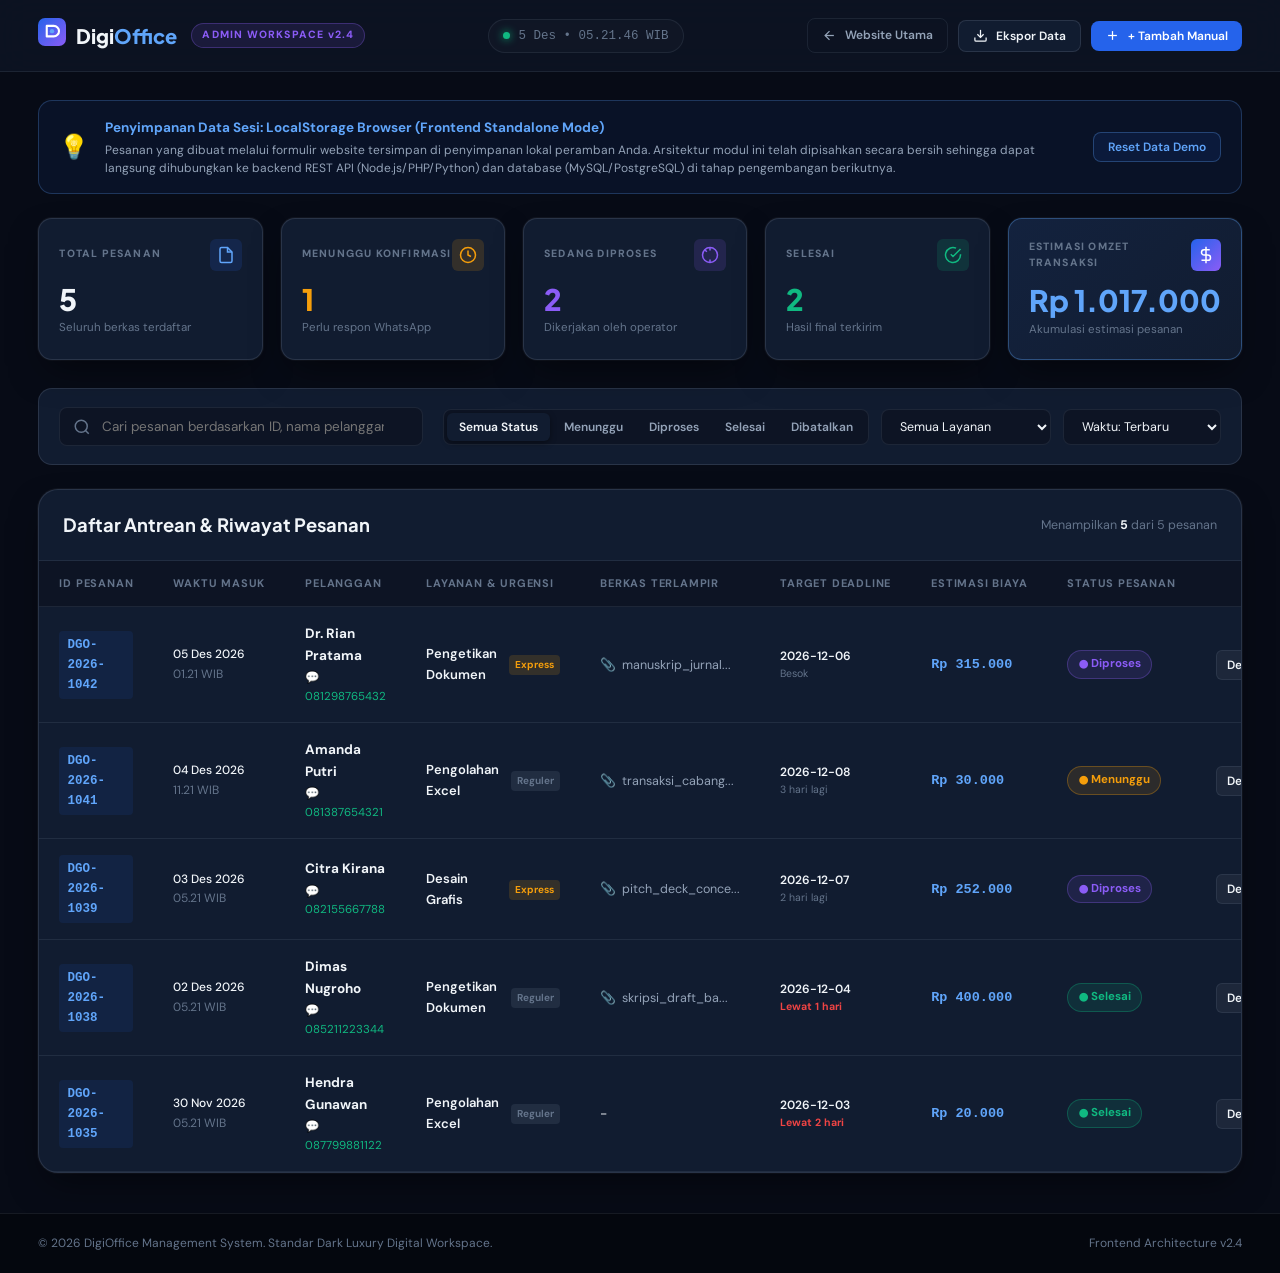
<file: admin.html>
<!DOCTYPE html>
<html lang="id">

<head>
    <meta charset="UTF-8">
    <meta name="viewport" content="width=device-width, initial-scale=1.0">
    <meta name="description" content="DigiOffice Admin Portal — Sistem Manajemen Pesanan Layanan Administrasi Digital">
    <title>DigiOffice — Admin Workspace Portal</title>

    <!-- Google Fonts: Plus Jakarta Sans & DM Sans -->
    <link rel="preconnect" href="https://fonts.googleapis.com">
    <link rel="preconnect" href="https://fonts.gstatic.com" crossorigin>
    <link
        href="https://fonts.googleapis.com/css2?family=DM+Sans:wght@400;500;600;700&family=Plus+Jakarta+Sans:wght@400;500;600;700;800&display=swap"
        rel="stylesheet">

    <link rel="stylesheet" href="admin.css">
</head>

<body>

    <!-- TOPBAR / ADMIN HEADER -->
    <header class="admin-topbar">
        <div class="topbar-inner">
            <div class="brand-group">
                <a href="index.html" class="admin-logo" title="Kembali ke Halaman Utama DigiOffice">
                    <span class="logo-box">
                        <svg viewBox="0 0 32 32" width="28" height="28" fill="none">
                            <rect width="32" height="32" rx="8" fill="url(#admin-logo-grad)" />
                            <path d="M10 9H18C21.3137 9 24 11.6863 24 15C24 18.3137 21.3137 21 18 21H10V9Z"
                                stroke="white" stroke-width="2.4" stroke-linejoin="round" />
                            <circle cx="16" cy="15" r="2.5" fill="#60A5FA" />
                            <defs>
                                <linearGradient id="admin-logo-grad" x1="0" y1="0" x2="32" y2="32"
                                    gradientUnits="userSpaceOnUse">
                                    <stop stop-color="#2563EB" />
                                    <stop offset="1" stop-color="#8B5CF6" />
                                </linearGradient>
                            </defs>
                        </svg>
                    </span>
                    <span class="brand-name">Digi<span class="brand-hi">Office</span></span>
                </a>
                <span class="portal-badge">ADMIN WORKSPACE v2.4</span>
            </div>

            <!-- TOPBAR MIDDLE INFO -->
            <div class="system-time-box" id="systemClock">
                <span class="pulse-dot"></span>
                <span id="currentTimeDisplay">WIB --:--:--</span>
            </div>

            <!-- TOPBAR ACTIONS -->
            <div class="topbar-actions">
                <a href="index.html" class="btn btn-outline btn-sm">
                    <svg viewBox="0 0 24 24" width="15" height="15" fill="none" stroke="currentColor" stroke-width="2">
                        <line x1="19" y1="12" x2="5" y2="12"></line>
                        <polyline points="12 19 5 12 12 5"></polyline>
                    </svg>
                    <span>Website Utama</span>
                </a>
                <button type="button" class="btn btn-secondary btn-sm" id="exportDataBtn"
                    title="Unduh data pesanan format JSON">
                    <svg viewBox="0 0 24 24" width="15" height="15" fill="none" stroke="currentColor" stroke-width="2">
                        <path d="M21 15v4a2 2 0 0 1-2 2H5a2 2 0 0 1-2-2v-4"></path>
                        <polyline points="7 10 12 15 17 10"></polyline>
                        <line x1="12" y1="15" x2="12" y2="3"></line>
                    </svg>
                    <span>Ekspor Data</span>
                </button>
                <button type="button" class="btn btn-primary btn-sm" id="openManualOrderBtn">
                    <svg viewBox="0 0 24 24" width="15" height="15" fill="none" stroke="currentColor" stroke-width="2">
                        <line x1="12" y1="5" x2="12" y2="19"></line>
                        <line x1="5" y1="12" x2="19" y2="12"></line>
                    </svg>
                    <span>+ Tambah Manual</span>
                </button>
            </div>
        </div>
    </header>

    <!-- MAIN ADMIN CONTENT -->
    <main class="admin-main">
        <div class="admin-container">

            <!-- STORAGE TRANSPARENCY NOTICE BANNER -->
            <div class="notice-banner">
                <div class="notice-icon">💡</div>
                <div class="notice-content">
                    <strong>Penyimpanan Data Sesi: LocalStorage Browser (Frontend Standalone Mode)</strong>
                    <p>Pesanan yang dibuat melalui formulir website tersimpan di penyimpanan lokal peramban Anda.
                        Arsitektur modul ini telah dipisahkan secara bersih sehingga dapat langsung dihubungkan ke
                        backend REST API (Node.js/PHP/Python) dan database (MySQL/PostgreSQL) di tahap pengembangan
                        berikutnya.</p>
                </div>
                <div class="notice-actions">
                    <button type="button" class="notice-btn" id="resetDemoBtn"
                        title="Kembalikan data pesanan sampel demo">Reset Data Demo</button>
                </div>
            </div>

            <!-- KPI STATS CARDS -->
            <section class="kpi-grid">
                <!-- KPI 1 -->
                <div class="kpi-card">
                    <div class="kpi-header">
                        <span class="kpi-title">TOTAL PESANAN</span>
                        <div class="kpi-icon-box blue">
                            <svg viewBox="0 0 24 24" width="18" height="18" fill="none" stroke="currentColor"
                                stroke-width="2">
                                <path d="M14 2H6a2 2 0 0 0-2 2v16a2 2 0 0 0 2 2h12a2 2 0 0 0 2-2V8z"></path>
                                <polyline points="14 2 14 8 20 8"></polyline>
                            </svg>
                        </div>
                    </div>
                    <div class="kpi-value" id="kpiTotalOrders">0</div>
                    <div class="kpi-sub" id="kpiTotalOrdersSub">Seluruh berkas terdaftar</div>
                </div>

                <!-- KPI 2 -->
                <div class="kpi-card">
                    <div class="kpi-header">
                        <span class="kpi-title">MENUNGGU KONFIRMASI</span>
                        <div class="kpi-icon-box amber">
                            <svg viewBox="0 0 24 24" width="18" height="18" fill="none" stroke="currentColor"
                                stroke-width="2">
                                <circle cx="12" cy="12" r="10"></circle>
                                <polyline points="12 6 12 12 16 14"></polyline>
                            </svg>
                        </div>
                    </div>
                    <div class="kpi-value text-amber" id="kpiPendingOrders">0</div>
                    <div class="kpi-sub">Perlu respon WhatsApp</div>
                </div>

                <!-- KPI 3 -->
                <div class="kpi-card">
                    <div class="kpi-header">
                        <span class="kpi-title">SEDANG DIPROSES</span>
                        <div class="kpi-icon-box purple">
                            <svg viewBox="0 0 24 24" width="18" height="18" fill="none" stroke="currentColor"
                                stroke-width="2">
                                <circle cx="12" cy="12" r="10"></circle>
                                <line x1="12" y1="2" x2="12" y2="6"></line>
                                <line x1="12" y1="18" x2="12" y2="22"></line>
                                <line x1="4.93" y1="4.93" x2="7.76" y2="7.76"></line>
                            </svg>
                        </div>
                    </div>
                    <div class="kpi-value text-purple" id="kpiInProgressOrders">0</div>
                    <div class="kpi-sub">Dikerjakan oleh operator</div>
                </div>

                <!-- KPI 4 -->
                <div class="kpi-card">
                    <div class="kpi-header">
                        <span class="kpi-title">SELESAI</span>
                        <div class="kpi-icon-box emerald">
                            <svg viewBox="0 0 24 24" width="18" height="18" fill="none" stroke="currentColor"
                                stroke-width="2">
                                <path d="M22 11.08V12a10 10 0 1 1-5.93-9.14"></path>
                                <polyline points="22 4 12 14.01 9 11.01"></polyline>
                            </svg>
                        </div>
                    </div>
                    <div class="kpi-value text-green" id="kpiCompletedOrders">0</div>
                    <div class="kpi-sub">Hasil final terkirim</div>
                </div>

                <!-- KPI 5 -->
                <div class="kpi-card kpi-card-highlight">
                    <div class="kpi-header">
                        <span class="kpi-title">ESTIMASI OMZET TRANSAKSI</span>
                        <div class="kpi-icon-box blue-grad">
                            <svg viewBox="0 0 24 24" width="18" height="18" fill="none" stroke="currentColor"
                                stroke-width="2">
                                <line x1="12" y1="1" x2="12" y2="23"></line>
                                <path d="M17 5H9.5a3.5 3.5 0 0 0 0 7h5a3.5 3.5 0 0 1 0 7H6"></path>
                            </svg>
                        </div>
                    </div>
                    <div class="kpi-value font-mono text-blue" id="kpiTotalRevenue">Rp0</div>
                    <div class="kpi-sub">Akumulasi estimasi pesanan</div>
                </div>
            </section>

            <!-- CONTROLS & FILTER TOOLBAR -->
            <section class="toolbar-card">
                <div class="search-box-wrap">
                    <svg class="search-icon" viewBox="0 0 24 24" width="18" height="18" fill="none"
                        stroke="currentColor" stroke-width="2">
                        <circle cx="11" cy="11" r="8"></circle>
                        <line x1="21" y1="21" x2="16.65" y2="16.65"></line>
                    </svg>
                    <input type="text" id="adminSearchInput" class="admin-search-field"
                        placeholder="Cari pesanan berdasarkan ID, nama pelanggan, nomor WhatsApp, atau catatan...">
                    <button type="button" class="clear-search-btn" id="clearSearchBtn"
                        title="Hapus pencarian">✕</button>
                </div>

                <div class="filter-controls-group">
                    <!-- STATUS FILTER BUTTONS -->
                    <div class="status-tab-group" id="statusTabGroup">
                        <button type="button" class="status-tab-btn active" data-status="all">Semua Status</button>
                        <button type="button" class="status-tab-btn" data-status="Menunggu">Menunggu</button>
                        <button type="button" class="status-tab-btn" data-status="Diproses">Diproses</button>
                        <button type="button" class="status-tab-btn" data-status="Selesai">Selesai</button>
                        <button type="button" class="status-tab-btn" data-status="Dibatalkan">Dibatalkan</button>
                    </div>

                    <!-- SERVICE DROPDOWN FILTER -->
                    <div class="admin-select-wrap">
                        <select id="adminServiceFilter" class="admin-select">
                            <option value="all">Semua Layanan</option>
                            <option value="Pengetikan Dokumen">Pengetikan Dokumen</option>
                            <option value="Pengolahan Excel">Pengolahan Excel</option>
                            <option value="Desain Grafis">Desain Grafis</option>
                        </select>
                    </div>

                    <!-- SORT DROPDOWN -->
                    <div class="admin-select-wrap">
                        <select id="adminSortOrder" class="admin-select">
                            <option value="newest">Waktu: Terbaru</option>
                            <option value="oldest">Waktu: Terlama</option>
                            <option value="highest">Estimasi: Tertinggi</option>
                            <option value="lowest">Estimasi: Terendah</option>
                        </select>
                    </div>
                </div>
            </section>

            <!-- ORDERS TABLE / CARDS CONTAINER -->
            <section class="orders-table-card">
                <div class="table-header-meta">
                    <h3 class="table-title">Daftar Antrean & Riwayat Pesanan</h3>
                    <div class="table-counter">Menampilkan <strong id="visibleOrdersCount">0</strong> dari <span
                            id="totalRegisteredOrdersCount">0</span> pesanan</div>
                </div>

                <!-- DESKTOP TABLE WRAPPER -->
                <div class="table-responsive">
                    <table class="admin-table" id="ordersTable">
                        <thead>
                            <tr>
                                <th>ID Pesanan</th>
                                <th>Waktu Masuk</th>
                                <th>Pelanggan</th>
                                <th>Layanan & Urgensi</th>
                                <th>Berkas Terlampir</th>
                                <th>Target Deadline</th>
                                <th>Estimasi Biaya</th>
                                <th>Status Pesanan</th>
                                <th class="text-right">Aksi</th>
                            </tr>
                        </thead>
                        <tbody id="ordersTableBody">
                            <!-- Populated dynamically via JS -->
                        </tbody>
                    </table>
                </div>

                <!-- EMPTY STATE (WHEN NO ORDERS MATCH) -->
                <div class="empty-state-card" id="emptyStateCard" style="display: none;">
                    <div class="empty-icon-box">📭</div>
                    <h4>Tidak Ada Pesanan Yang Cocok</h4>
                    <p>Tidak ditemukan data pesanan yang sesuai dengan kata kunci pencarian atau filter yang Anda pilih
                        saat ini.</p>
                    <button type="button" class="btn btn-outline btn-sm" id="resetFiltersBtn">Reset Filter &
                        Pencarian</button>
                </div>
            </section>

        </div>
    </main>

    <!-- FOOTER MINI -->
    <footer class="admin-footer">
        <div class="admin-container footer-flex">
            <span>&copy; 2026 DigiOffice Management System. Standar Dark Luxury Digital Workspace.</span>
            <span>Frontend Architecture v2.4</span>
        </div>
    </footer>

    <!-- TOAST NOTIFICATION -->
    <div id="adminToast" class="admin-toast" role="status" aria-live="polite">
        <span class="toast-indicator" id="adminToastIcon">✓</span>
        <span id="adminToastMsg">Pemberitahuan admin</span>
    </div>

    <!-- MODAL: ORDER DETAILS -->
    <div id="orderDetailModal" class="admin-modal" aria-hidden="true" role="dialog" aria-modal="true">
        <div class="modal-backdrop" id="detailModalBackdrop"></div>
        <div class="modal-sheet">
            <button type="button" class="modal-close" id="closeDetailModalBtn" aria-label="Tutup">✕</button>
            <div class="modal-sheet-header">
                <div class="modal-order-id-badge" id="modalOrderIdBadge">#DGO-2026-0000</div>
                <h3 class="modal-sheet-title">Rincian Informasi Pesanan</h3>
                <span class="modal-created-time" id="modalCreatedTime">Dibuat pada: --</span>
            </div>

            <div class="modal-sheet-body">
                <!-- CUSTOMER BOX -->
                <div class="detail-section">
                    <h4 class="detail-section-title">Data Pemesan</h4>
                    <div class="detail-grid-2">
                        <div class="detail-item">
                            <span class="d-label">Nama Lengkap</span>
                            <strong class="d-val" id="modalCustName">-</strong>
                        </div>
                        <div class="detail-item">
                            <span class="d-label">Nomor WhatsApp</span>
                            <div class="wa-action-cell">
                                <strong class="d-val" id="modalCustPhone">-</strong>
                                <a href="#" id="modalDirectWaLink" target="_blank" rel="noopener noreferrer"
                                    class="btn-wa-link">
                                    Chat WA ↗
                                </a>
                            </div>
                        </div>
                    </div>
                </div>

                <!-- SPECIFICATION BOX -->
                <div class="detail-section">
                    <h4 class="detail-section-title">Spesifikasi Pekerjaan</h4>
                    <div class="detail-grid-3">
                        <div class="detail-item">
                            <span class="d-label">Kategori Layanan</span>
                            <strong class="d-val text-blue" id="modalService">-</strong>
                        </div>
                        <div class="detail-item">
                            <span class="d-label">Tingkat Kecepatan</span>
                            <strong class="d-val" id="modalSpeed">Reguler</strong>
                        </div>
                        <div class="detail-item">
                            <span class="d-label">Estimasi Unit</span>
                            <strong class="d-val" id="modalQuantity">5 Unit</strong>
                        </div>
                    </div>
                    <div class="detail-grid-2 mt-2">
                        <div class="detail-item">
                            <span class="d-label">Target Deadline</span>
                            <strong class="d-val" id="modalDeadline">-</strong>
                        </div>
                        <div class="detail-item">
                            <span class="d-label">Estimasi Total Biaya</span>
                            <strong class="d-val text-blue font-mono" id="modalPrice">-</strong>
                        </div>
                    </div>
                </div>

                <!-- FILE ATTACHMENT BOX -->
                <div class="detail-section">
                    <h4 class="detail-section-title">Berkas Terlampir</h4>
                    <div class="file-attachment-display" id="modalFileAttachment">
                        <span class="file-icon-box">📎</span>
                        <div class="file-desc">
                            <strong id="modalFileName">Tidak ada berkas yang diunggah</strong>
                            <small id="modalFileSize">-</small>
                        </div>
                    </div>
                </div>

                <!-- TASK NOTES / INSTRUCTIONS -->
                <div class="detail-section">
                    <h4 class="detail-section-title">Instruksi & Catatan Khusus Klien</h4>
                    <div class="notes-container" id="modalNotes">
                        -
                    </div>
                </div>

                <!-- STATUS CONTROLLER -->
                <div class="detail-section status-change-section">
                    <h4 class="detail-section-title">Ubah Status Pesanan</h4>
                    <div class="status-btn-group">
                        <button type="button" class="btn-status-switch" data-set-status="Menunggu">Menunggu</button>
                        <button type="button" class="btn-status-switch" data-set-status="Diproses">Diproses</button>
                        <button type="button" class="btn-status-switch" data-set-status="Selesai">Selesai</button>
                        <button type="button" class="btn-status-switch" data-set-status="Dibatalkan">Dibatalkan</button>
                    </div>
                </div>
            </div>

            <div class="modal-sheet-footer">
                <button type="button" class="btn btn-outline" id="closeDetailModalSecondary">Tutup</button>
                <button type="button" class="btn btn-danger-outline" id="modalDeleteOrderBtn">Hapus Pesanan</button>
            </div>
        </div>
    </div>

    <!-- MODAL: MANUAL ADD ORDER -->
    <div id="manualOrderModal" class="admin-modal" aria-hidden="true" role="dialog" aria-modal="true">
        <div class="modal-backdrop" id="manualModalBackdrop"></div>
        <div class="modal-sheet">
            <button type="button" class="modal-close" id="closeManualModalBtn" aria-label="Tutup">✕</button>
            <div class="modal-sheet-header">
                <h3 class="modal-sheet-title">Tambah Pesanan Manual</h3>
                <span class="modal-created-time">Gunakan form ini untuk mencatat pesanan yang masuk di luar web</span>
            </div>

            <form id="manualOrderForm" class="modal-sheet-body">
                <div class="admin-form-group">
                    <label class="admin-form-label">Nama Pelanggan <span class="req">*</span></label>
                    <input type="text" id="manualName" class="admin-form-input" placeholder="Nama pemesan" required>
                </div>

                <div class="admin-form-group">
                    <label class="admin-form-label">Nomor WhatsApp <span class="req">*</span></label>
                    <input type="tel" id="manualPhone" class="admin-form-input" placeholder="Contoh: 081234567890"
                        required>
                </div>

                <div class="admin-form-row-2">
                    <div class="admin-form-group">
                        <label class="admin-form-label">Layanan <span class="req">*</span></label>
                        <select id="manualService" class="admin-form-input" required>
                            <option value="Pengetikan Dokumen">Pengetikan Dokumen</option>
                            <option value="Pengolahan Excel">Pengolahan Excel</option>
                            <option value="Desain Grafis">Desain Grafis</option>
                        </select>
                    </div>
                    <div class="admin-form-group">
                        <label class="admin-form-label">Kecepatan</label>
                        <select id="manualSpeed" class="admin-form-input">
                            <option value="Reguler">Reguler</option>
                            <option value="Express">Express Kilat</option>
                        </select>
                    </div>
                </div>

                <div class="admin-form-row-2">
                    <div class="admin-form-group">
                        <label class="admin-form-label">Target Deadline <span class="req">*</span></label>
                        <input type="date" id="manualDeadline" class="admin-form-input" required>
                    </div>
                    <div class="admin-form-group">
                        <label class="admin-form-label">Estimasi Biaya (Rp) <span class="req">*</span></label>
                        <input type="number" id="manualPrice" class="admin-form-input" value="25000" min="5000"
                            step="1000" required>
                    </div>
                </div>

                <div class="admin-form-group">
                    <label class="admin-form-label">Catatan / Detail Instruksi</label>
                    <textarea id="manualNotes" class="admin-form-input" rows="3"
                        placeholder="Rincian pesanan..."></textarea>
                </div>

                <div class="modal-sheet-footer">
                    <button type="button" class="btn btn-outline" id="closeManualModalSecondary">Batal</button>
                    <button type="submit" class="btn btn-primary">Simpan Pesanan</button>
                </div>
            </form>
        </div>
    </div>

    <!-- ADMIN LOGIC SCRIPT -->
    <script src="admin.js"></script>
</body>

</html>
</file>
<file: style.css>
/* ============================================================
   DIGIOFFICE — style.css
   Concept: Dark Premium Digital Workspace
   Palet Warna Wajib:
     Background: #0B1120
     Section:    #111827
     Card:       #172033
     Border:     #263449
     Primary:    #2563EB
     Secondary:  #38BDF8
     Heading:    #F8FAFC
     Text:       #94A3B8
   ============================================================ */

/* ---- RESET & BOX SIZING ---- */
*, *::before, *::after {
  box-sizing: border-box;
  margin: 0;
  padding: 0;
}

:root {
  /* ── Core Color Palette ── */
  --bg:              #0B1120;
  --bg-section:      #111827;
  --bg-card:         #172033;
  --bg-card-alt:     #1E293B;
  --border:          #263449;
  --border-light:    #334460;

  /* ── Brand & Accent Colors ── */
  --primary:         #2563EB;
  --primary-hover:   #1D4ED8;
  --primary-subtle:  rgba(37, 99, 235, 0.12);
  --secondary:       #38BDF8;
  --secondary-hover: #0284C7;
  --secondary-subtle: rgba(56, 189, 248, 0.12);

  /* ── Typography Colors ── */
  --heading:         #F8FAFC;
  --text:            #94A3B8;
  --text-dim:        #64748B;
  --white:           #FFFFFF;

  /* ── Semantic Accents ── */
  --green:           #10B981;
  --green-subtle:    rgba(16, 185, 129, 0.12);
  --purple:          #8B5CF6;
  --purple-subtle:   rgba(139, 92, 246, 0.12);
  --amber:           #F59E0B;
  --red:             #EF4444;

  /* ── Typography & Spacing ── */
  --font: 'Plus Jakarta Sans', system-ui, -apple-system, BlinkMacSystemFont, 'Segoe UI', Roboto, sans-serif;
  --section-py:      5.5rem;

  /* ── Border Radius ── */
  --radius-xs:       0.25rem;
  --radius-sm:       0.45rem;
  --radius:          0.75rem;
  --radius-lg:       1rem;
  --radius-full:     9999px;

  /* ── Shadows & Transitions ── */
  --shadow-sm:       0 1px 3px rgba(0, 0, 0, 0.35);
  --shadow:          0 4px 20px rgba(0, 0, 0, 0.45);
  --shadow-lg:       0 10px 30px rgba(0, 0, 0, 0.55);
  --transition:      0.2s ease-in-out;
}

html {
  scroll-behavior: smooth;
  font-size: 16px;
  background-color: var(--bg);
}

body {
  font-family: var(--font);
  color: var(--text);
  background-color: var(--bg);
  line-height: 1.65;
  -webkit-font-smoothing: antialiased;
  -moz-osx-font-smoothing: grayscale;
  overflow-x: hidden;
}

img {
  max-width: 100%;
  display: block;
}

a {
  text-decoration: none;
  color: inherit;
  transition: color var(--transition);
}

ul {
  list-style: none;
}

button {
  font-family: inherit;
  cursor: pointer;
  border: none;
  background: none;
}

/* Custom Minimalist Scrollbar */
::-webkit-scrollbar {
  width: 7px;
}
::-webkit-scrollbar-track {
  background: var(--bg);
}
::-webkit-scrollbar-thumb {
  background: var(--border);
  border-radius: var(--radius-full);
}
::-webkit-scrollbar-thumb:hover {
  background: var(--border-light);
}

::selection {
  background: var(--primary);
  color: var(--white);
}

/* ============================================================
   CONTAINER & UTILITY
============================================================ */
.container {
  width: 100%;
  max-width: 1200px;
  margin-inline: auto;
  padding-inline: 1.5rem;
}

/* ============================================================
   BUTTONS
============================================================ */
.btn {
  display: inline-flex;
  align-items: center;
  justify-content: center;
  gap: 0.5rem;
  padding: 0.7rem 1.45rem;
  border-radius: var(--radius-sm);
  font-weight: 600;
  font-size: 0.925rem;
  border: 1.5px solid transparent;
  cursor: pointer;
  transition: background var(--transition), color var(--transition),
              border-color var(--transition), transform var(--transition),
              box-shadow var(--transition);
  line-height: 1.2;
  white-space: nowrap;
}

.btn--primary {
  background: var(--primary);
  color: var(--white);
  border-color: var(--primary);
}
.btn--primary:hover,
.btn--primary:focus-visible {
  background: var(--primary-hover);
  border-color: var(--primary-hover);
  transform: translateY(-1px);
  box-shadow: 0 4px 14px rgba(37, 99, 235, 0.35);
}

.btn--outline {
  background: transparent;
  color: var(--secondary);
  border-color: var(--border-light);
}
.btn--outline:hover,
.btn--outline:focus-visible {
  background: var(--secondary-subtle);
  border-color: var(--secondary);
  color: var(--secondary);
  transform: translateY(-1px);
}

.btn--sm {
  padding: 0.5rem 1rem;
  font-size: 0.85rem;
}

.btn--lg {
  padding: 0.9rem 2rem;
  font-size: 1rem;
}

.btn--block {
  width: 100%;
}

/* ============================================================
   BADGE & CHIP
============================================================ */
.badge {
  display: inline-flex;
  align-items: center;
  gap: 0.45rem;
  background: var(--secondary-subtle);
  color: var(--secondary);
  font-size: 0.8rem;
  font-weight: 600;
  padding: 0.35rem 0.9rem;
  border-radius: var(--radius-full);
  border: 1px solid rgba(56, 189, 248, 0.22);
  letter-spacing: 0.02em;
}

/* ============================================================
   SECTION BASE
============================================================ */
.section {
  padding-block: var(--section-py);
  position: relative;
}

.section--alt {
  background-color: var(--bg-section);
  border-top: 1px solid var(--border);
  border-bottom: 1px solid var(--border);
}

.section-header {
  text-align: center;
  margin-bottom: 3.5rem;
}

.section-label {
  display: inline-block;
  font-size: 0.775rem;
  font-weight: 700;
  letter-spacing: 0.1em;
  text-transform: uppercase;
  color: var(--secondary);
  margin-bottom: 0.65rem;
}

.section-title {
  font-size: clamp(1.65rem, 3vw, 2.25rem);
  font-weight: 800;
  color: var(--heading);
  line-height: 1.25;
  margin-bottom: 0.75rem;
  letter-spacing: -0.01em;
}

.section-desc {
  font-size: 1rem;
  color: var(--text);
  max-width: 580px;
  margin-inline: auto;
  line-height: 1.65;
}

/* ============================================================
   NAVBAR
============================================================ */
.navbar {
  position: fixed;
  top: 0;
  left: 0;
  right: 0;
  z-index: 100;
  background: rgba(11, 17, 32, 0.88);
  backdrop-filter: blur(14px);
  -webkit-backdrop-filter: blur(14px);
  border-bottom: 1px solid rgba(38, 52, 73, 0.65);
  transition: border-color var(--transition), box-shadow var(--transition);
}

.navbar.scrolled {
  border-bottom-color: var(--border);
  box-shadow: 0 4px 20px rgba(0, 0, 0, 0.45);
}

.navbar__inner {
  display: flex;
  align-items: center;
  justify-content: space-between;
  height: 70px;
}

.navbar__logo {
  display: flex;
  align-items: center;
  gap: 0.65rem;
  text-decoration: none;
  font-size: 1.2rem;
  font-weight: 800;
  color: var(--heading);
  letter-spacing: -0.01em;
}

.logo-icon {
  width: 36px;
  height: 36px;
  background: var(--primary);
  color: var(--white);
  border-radius: var(--radius-sm);
  display: flex;
  align-items: center;
  justify-content: center;
  box-shadow: 0 2px 8px rgba(37, 99, 235, 0.35);
}

.logo-accent {
  color: var(--secondary);
}

.navbar__links {
  display: flex;
  align-items: center;
  gap: 0.25rem;
  margin-left: auto;
  margin-right: 1.5rem;
}

.nav-link {
  padding: 0.45rem 0.85rem;
  border-radius: var(--radius-sm);
  font-size: 0.9rem;
  font-weight: 500;
  color: var(--text);
  transition: color var(--transition), background var(--transition);
}

.nav-link:hover {
  color: var(--heading);
  background: rgba(255, 255, 255, 0.04);
}

.nav-link.active {
  color: var(--secondary);
  background: var(--secondary-subtle);
  font-weight: 600;
}

.navbar__actions {
  display: flex;
  align-items: center;
  gap: 0.75rem;
}

/* Hamburger Button */
.hamburger {
  display: none;
  flex-direction: column;
  justify-content: center;
  gap: 5px;
  width: 38px;
  height: 38px;
  padding: 7px;
  border-radius: var(--radius-sm);
  cursor: pointer;
  background: var(--bg-card);
  border: 1px solid var(--border);
}

.hamburger span {
  display: block;
  width: 100%;
  height: 2px;
  background: var(--text);
  border-radius: 2px;
  transition: transform var(--transition), opacity var(--transition);
}

.hamburger.open span:nth-child(1) {
  transform: translateY(7px) rotate(45deg);
}
.hamburger.open span:nth-child(2) {
  opacity: 0;
}
.hamburger.open span:nth-child(3) {
  transform: translateY(-7px) rotate(-45deg);
}

/* Mobile Menu Drawer */
.mobile-menu {
  position: fixed;
  top: 70px;
  left: 0;
  right: 0;
  z-index: 99;
  background: var(--bg-section);
  border-bottom: 1px solid var(--border);
  padding: 1.25rem 1.5rem 1.75rem;
  display: flex;
  flex-direction: column;
  gap: 0.35rem;
  transform: translateY(-10px);
  opacity: 0;
  pointer-events: none;
  transition: opacity var(--transition), transform var(--transition);
  box-shadow: var(--shadow-lg);
}

.mobile-menu.open {
  transform: translateY(0);
  opacity: 1;
  pointer-events: auto;
}

.mobile-link {
  padding: 0.7rem 0.85rem;
  border-radius: var(--radius-sm);
  font-weight: 500;
  font-size: 0.95rem;
  color: var(--text);
}

.mobile-link:hover {
  background: var(--bg-card);
  color: var(--heading);
}

.mobile-link--admin {
  color: var(--secondary);
  border-top: 1px solid var(--border);
  margin-top: 0.35rem;
  padding-top: 0.75rem;
}

/* ============================================================
   HERO SECTION
============================================================ */
.hero {
  padding-top: calc(70px + 4.5rem);
  padding-bottom: 5.5rem;
  background: var(--bg);
  position: relative;
  overflow: hidden;
}

/* Subtle background glow effect (Clean & Non-distracting) */
.hero::before {
  content: '';
  position: absolute;
  top: 0;
  right: 15%;
  width: 500px;
  height: 500px;
  background: radial-gradient(circle, rgba(37, 99, 235, 0.08) 0%, transparent 70%);
  pointer-events: none;
}

.hero__inner {
  display: grid;
  grid-template-columns: 1fr 1fr;
  gap: 3.5rem;
  align-items: center;
}

.hero__content {
  display: flex;
  flex-direction: column;
  gap: 1.25rem;
}

.hero__title {
  font-size: clamp(2rem, 3.8vw, 2.95rem);
  font-weight: 800;
  color: var(--heading);
  line-height: 1.2;
  letter-spacing: -0.02em;
}

.text-blue {
  color: var(--secondary);
  background: linear-gradient(135deg, var(--white) 0%, var(--secondary) 100%);
  -webkit-background-clip: text;
  -webkit-text-fill-color: transparent;
  background-clip: text;
}

.hero__desc {
  font-size: 1.025rem;
  color: var(--text);
  max-width: 480px;
  line-height: 1.75;
}

.hero__cta {
  display: flex;
  gap: 0.75rem;
  flex-wrap: wrap;
  padding-top: 0.25rem;
}

.hero__stats {
  display: flex;
  align-items: center;
  gap: 1.5rem;
  padding-top: 1rem;
  border-top: 1px solid var(--border);
  margin-top: 0.5rem;
}

.stat {
  display: flex;
  flex-direction: column;
}

.stat strong {
  font-size: 1.5rem;
  font-weight: 800;
  color: var(--heading);
  line-height: 1.2;
}

.stat span {
  font-size: 0.775rem;
  color: var(--text-dim);
  font-weight: 500;
}

.stat-divider {
  width: 1px;
  height: 30px;
  background: var(--border);
}

/* ============================================================
   HERO VISUAL: WORKSPACE CARD MOCK
============================================================ */
.hero__visual {
  display: flex;
  justify-content: center;
  align-items: center;
}

.workspace-card {
  width: 100%;
  max-width: 460px;
  background: var(--bg-card);
  border: 1px solid var(--border);
  border-radius: var(--radius-lg);
  box-shadow: var(--shadow-lg);
  overflow: hidden;
  transition: border-color var(--transition);
}

.workspace-card:hover {
  border-color: var(--border-light);
}

.workspace-card__header {
  display: flex;
  align-items: center;
  justify-content: space-between;
  padding: 0.85rem 1.25rem;
  background: var(--bg-section);
  border-bottom: 1px solid var(--border);
}

.window-dots {
  display: flex;
  gap: 6px;
}

.dot {
  width: 10px;
  height: 10px;
  border-radius: 50%;
}
.dot--red    { background: var(--red); }
.dot--yellow { background: var(--amber); }
.dot--green  { background: var(--green); }

.window-title {
  font-size: 0.75rem;
  font-weight: 600;
  color: var(--text-dim);
  letter-spacing: 0.02em;
}

.window-status {
  display: flex;
  align-items: center;
  gap: 0.4rem;
  font-size: 0.72rem;
  font-weight: 600;
  color: var(--green);
}

.status-pulse {
  width: 7px;
  height: 7px;
  background: var(--green);
  border-radius: 50%;
}

.workspace-card__body {
  padding: 1.25rem;
  display: flex;
  flex-direction: column;
  gap: 0.85rem;
}

.workspace-row {
  display: flex;
  align-items: center;
  gap: 0.85rem;
  padding: 0.75rem;
  background: var(--bg);
  border: 1px solid var(--border);
  border-radius: var(--radius-sm);
  transition: border-color var(--transition);
}

.workspace-row:hover {
  border-color: var(--border-light);
}

.workspace-row__icon {
  width: 36px;
  height: 36px;
  border-radius: var(--radius-xs);
  display: flex;
  align-items: center;
  justify-content: center;
  flex-shrink: 0;
}

.icon-box--blue   { background: var(--primary-subtle);   color: var(--secondary); }
.icon-box--green  { background: var(--green-subtle);     color: var(--green); }
.icon-box--purple { background: var(--purple-subtle);    color: var(--purple); }

.workspace-row__info {
  display: flex;
  flex-direction: column;
  min-width: 0;
  flex: 1;
}

.workspace-row__info strong {
  font-size: 0.85rem;
  font-weight: 600;
  color: var(--heading);
  white-space: nowrap;
  overflow: hidden;
  text-overflow: ellipsis;
}

.workspace-row__info span {
  font-size: 0.725rem;
  color: var(--text-dim);
}

.tag {
  font-size: 0.675rem;
  font-weight: 700;
  padding: 0.25rem 0.55rem;
  border-radius: var(--radius-xs);
  white-space: nowrap;
}

.tag--green  { background: var(--green-subtle);  color: var(--green); }
.tag--blue   { background: var(--primary-subtle); color: var(--secondary); }
.tag--purple { background: var(--purple-subtle); color: var(--purple); }

.workspace-card__footer {
  display: flex;
  align-items: center;
  justify-content: space-between;
  padding: 0.85rem 1.25rem;
  background: var(--bg-section);
  border-top: 1px solid var(--border);
  gap: 1rem;
}

.footer-metric {
  flex: 1;
  display: flex;
  flex-direction: column;
  gap: 0.35rem;
}

.metric-label {
  font-size: 0.7rem;
  color: var(--text-dim);
  font-weight: 500;
}

.progress-bar {
  height: 5px;
  background: var(--border);
  border-radius: var(--radius-full);
  overflow: hidden;
}

.progress-fill {
  height: 100%;
  background: var(--primary);
  border-radius: var(--radius-full);
}

.metric-value {
  font-size: 0.75rem;
  font-weight: 700;
  color: var(--secondary);
}

/* ============================================================
   SERVICES SECTION
============================================================ */
.services-grid {
  display: grid;
  grid-template-columns: repeat(3, 1fr);
  gap: 1.5rem;
}

.service-card {
  position: relative;
  background: var(--bg-card);
  border: 1px solid var(--border);
  border-radius: var(--radius-lg);
  padding: 2rem 1.75rem;
  display: flex;
  flex-direction: column;
  gap: 1rem;
  transition: border-color var(--transition), transform var(--transition), box-shadow var(--transition);
}

.service-card:hover {
  border-color: var(--border-light);
  transform: translateY(-2px);
  box-shadow: var(--shadow);
}

.service-card--featured {
  border-color: var(--primary);
  box-shadow: 0 0 0 1px var(--primary), var(--shadow);
}

.service-card__badge {
  position: absolute;
  top: 1.25rem;
  right: 1.25rem;
  background: var(--primary);
  color: var(--white);
  font-size: 0.675rem;
  font-weight: 700;
  padding: 0.2rem 0.65rem;
  border-radius: var(--radius-full);
  text-transform: uppercase;
  letter-spacing: 0.05em;
}

.service-card__icon {
  width: 52px;
  height: 52px;
  border-radius: var(--radius);
  display: flex;
  align-items: center;
  justify-content: center;
  flex-shrink: 0;
}

.icon--blue   { background: var(--primary-subtle);  color: var(--secondary); }
.icon--green  { background: var(--green-subtle);    color: var(--green); }
.icon--purple { background: var(--purple-subtle);   color: var(--purple); }

.service-card__title {
  font-size: 1.1rem;
  font-weight: 700;
  color: var(--heading);
}

.service-card__desc {
  font-size: 0.875rem;
  color: var(--text);
  line-height: 1.65;
  flex: 1;
}

.service-card__features {
  display: flex;
  flex-direction: column;
  gap: 0.45rem;
  padding-block: 0.25rem;
}

.service-card__features li {
  font-size: 0.85rem;
  color: var(--text);
  padding-left: 1.25rem;
  position: relative;
}

.service-card__features li::before {
  content: '✓';
  position: absolute;
  left: 0;
  color: var(--secondary);
  font-weight: 700;
}

.service-card__footer {
  display: flex;
  align-items: center;
  justify-content: space-between;
  padding-top: 1rem;
  border-top: 1px solid var(--border);
  gap: 0.5rem;
  flex-wrap: wrap;
}

.price-tag {
  font-size: 0.775rem;
  font-weight: 600;
  color: var(--secondary);
  background: var(--secondary-subtle);
  padding: 0.25rem 0.65rem;
  border-radius: var(--radius-xs);
  border: 1px solid rgba(56, 189, 248, 0.15);
}

/* ============================================================
   PRICING SECTION
============================================================ */
.pricing-grid {
  display: grid;
  grid-template-columns: repeat(3, 1fr);
  gap: 1.5rem;
  align-items: start;
}

.pricing-card {
  position: relative;
  background: var(--bg-card);
  border: 1px solid var(--border);
  border-radius: var(--radius-lg);
  padding: 2.25rem 1.75rem 2rem;
  display: flex;
  flex-direction: column;
  gap: 1.25rem;
  transition: border-color var(--transition), transform var(--transition);
}

.pricing-card:hover {
  border-color: var(--border-light);
  transform: translateY(-2px);
}

.pricing-card--featured {
  border-color: var(--primary);
  box-shadow: 0 0 0 1px var(--primary), var(--shadow);
}

.pricing-card__badge {
  position: absolute;
  top: -1px;
  left: 50%;
  transform: translateX(-50%);
  background: var(--primary);
  color: var(--white);
  font-size: 0.675rem;
  font-weight: 700;
  padding: 0.25rem 1rem;
  border-radius: 0 0 var(--radius-sm) var(--radius-sm);
  text-transform: uppercase;
  letter-spacing: 0.05em;
  white-space: nowrap;
}

.pricing-card__title {
  font-size: 1.15rem;
  font-weight: 700;
  color: var(--heading);
}

.pricing-card__price {
  display: flex;
  align-items: baseline;
  gap: 0.4rem;
}

.price-amount {
  font-size: 2.1rem;
  font-weight: 800;
  color: var(--heading);
  letter-spacing: -0.02em;
}

.price-unit {
  font-size: 0.85rem;
  color: var(--text-dim);
}

.pricing-card__sub {
  font-size: 0.825rem;
  color: var(--text);
  line-height: 1.5;
}

.pricing-card__list {
  display: flex;
  flex-direction: column;
  gap: 0.55rem;
  flex: 1;
  padding-block: 0.25rem;
}

.pricing-card__list li {
  font-size: 0.875rem;
  color: var(--text);
}

.pricing-card__list li.muted {
  color: var(--text-dim);
}

.pricing-note {
  display: flex;
  align-items: flex-start;
  gap: 0.75rem;
  margin-top: 2.25rem;
  padding: 1rem 1.25rem;
  background: var(--bg-card);
  border: 1px solid var(--border);
  border-radius: var(--radius);
  font-size: 0.85rem;
  color: var(--text);
  line-height: 1.6;
}

/* ============================================================
   CALCULATOR SECTION
============================================================ */
.calculator-wrap {
  display: grid;
  grid-template-columns: 1fr 1fr;
  gap: 2rem;
  max-width: 960px;
  margin-inline: auto;
}

.calculator-form,
.calculator-result {
  background: var(--bg-card);
  border: 1px solid var(--border);
  border-radius: var(--radius-lg);
  padding: 2rem;
}

.calculator-form {
  display: flex;
  flex-direction: column;
  gap: 1.25rem;
}

.calculator-form__title {
  font-size: 1.05rem;
  font-weight: 700;
  color: var(--heading);
  border-bottom: 1px solid var(--border);
  padding-bottom: 0.75rem;
}

.unit-helper {
  font-weight: 400;
  color: var(--secondary);
  font-size: 0.8rem;
}

.calculator-result {
  display: flex;
  flex-direction: column;
  justify-content: center;
}

.result-placeholder {
  text-align: center;
  display: flex;
  flex-direction: column;
  align-items: center;
  gap: 0.75rem;
  color: var(--text-dim);
}

.result-placeholder__icon {
  width: 60px;
  height: 60px;
  background: var(--bg);
  border: 1px solid var(--border);
  border-radius: 50%;
  display: flex;
  align-items: center;
  justify-content: center;
  color: var(--text-dim);
}

.result-placeholder h4 {
  font-size: 0.95rem;
  color: var(--heading);
}

.result-placeholder p {
  font-size: 0.85rem;
  color: var(--text);
  line-height: 1.6;
  max-width: 320px;
}

.result-content {
  width: 100%;
}

.result-content h4 {
  font-size: 1.05rem;
  font-weight: 700;
  color: var(--heading);
  border-bottom: 1px solid var(--border);
  padding-bottom: 0.75rem;
  margin-bottom: 1rem;
}

.result-table {
  width: 100%;
  border-collapse: collapse;
  font-size: 0.875rem;
  margin-bottom: 1.25rem;
}

.result-table td {
  padding: 0.6rem 0;
  border-bottom: 1px solid var(--border);
  color: var(--text);
}

.result-table td:last-child {
  text-align: right;
  color: var(--heading);
  font-weight: 600;
}

.result-total td {
  padding-top: 0.85rem;
  font-size: 1rem;
  border-bottom: none;
}

.result-total td:last-child {
  color: var(--secondary);
  font-size: 1.2rem;
  font-weight: 800;
}

.result-note {
  font-size: 0.775rem;
  color: var(--text-dim);
  margin-bottom: 1.25rem;
  line-height: 1.5;
}

/* ============================================================
   FORM CONTROLS & ORDER FORM
============================================================ */
.order-wrap {
  max-width: 820px;
  margin-inline: auto;
}

.order-form {
  background: var(--bg-card);
  border: 1px solid var(--border);
  border-radius: var(--radius-lg);
  padding: 2.25rem;
  display: flex;
  flex-direction: column;
  gap: 1.25rem;
}

.form-group {
  display: flex;
  flex-direction: column;
  gap: 0.4rem;
}

.form-row {
  display: grid;
  grid-template-columns: 1fr 1fr;
  gap: 1.25rem;
}

.form-label {
  font-size: 0.875rem;
  font-weight: 600;
  color: var(--heading);
}

.required {
  color: var(--red);
}

.form-control {
  width: 100%;
  padding: 0.7rem 0.95rem;
  background: var(--bg);
  border: 1.5px solid var(--border);
  border-radius: var(--radius-sm);
  font-family: var(--font);
  font-size: 0.925rem;
  color: var(--heading);
  outline: none;
  transition: border-color var(--transition), box-shadow var(--transition);
}

.form-control::placeholder {
  color: var(--text-dim);
}

.form-control:focus {
  border-color: var(--primary);
  box-shadow: 0 0 0 3px var(--primary-subtle);
}

.form-control.error {
  border-color: var(--red);
  box-shadow: 0 0 0 3px rgba(239, 68, 68, 0.15);
}

/* Custom dropdown arrow for dark styling */
select.form-control {
  cursor: pointer;
  appearance: none;
  background-image: url("data:image/svg+xml,%3Csvg xmlns='http://www.w3.org/2000/svg' width='16' height='16' viewBox='0 0 24 24' fill='none' stroke='%2394A3B8' stroke-width='2' stroke-linecap='round' stroke-linejoin='round'%3E%3Cpolyline points='6 9 12 15 18 9'/%3E%3C/svg%3E");
  background-repeat: no-repeat;
  background-position: right 0.85rem center;
  padding-right: 2.25rem;
}

select.form-control option {
  background: var(--bg-card);
  color: var(--heading);
}

/* Date picker indicator dark mode inversion */
input[type="date"].form-control::-webkit-calendar-picker-indicator {
  filter: invert(0.65);
  cursor: pointer;
}

textarea.form-control {
  resize: vertical;
  min-height: 110px;
}

.form-error {
  font-size: 0.775rem;
  color: var(--red);
  display: none;
}

.form-error.visible {
  display: block;
}

.order-note {
  display: flex;
  align-items: flex-start;
  gap: 0.75rem;
  padding: 0.85rem 1rem;
  background: var(--secondary-subtle);
  border: 1px solid rgba(56, 189, 248, 0.18);
  border-radius: var(--radius-sm);
  font-size: 0.825rem;
  color: var(--text);
  line-height: 1.55;
}

.order-note svg {
  color: var(--secondary);
  flex-shrink: 0;
  margin-top: 2px;
}

/* Order Summary Box */
.order-summary {
  background: var(--bg-card);
  border: 1px solid var(--border);
  border-radius: var(--radius-lg);
  padding: 2rem;
  display: flex;
  flex-direction: column;
  gap: 1.25rem;
}

.summary-header {
  display: flex;
  align-items: center;
  gap: 0.65rem;
  color: var(--green);
  border-bottom: 1px solid var(--border);
  padding-bottom: 0.85rem;
}

.summary-title {
  font-size: 1.05rem;
  font-weight: 700;
  color: var(--heading);
}

.summary-body {
  display: flex;
  flex-direction: column;
  gap: 0.65rem;
}

.summary-row {
  display: flex;
  justify-content: space-between;
  align-items: center;
  padding-bottom: 0.5rem;
  border-bottom: 1px solid var(--border);
  font-size: 0.875rem;
}

.summary-row:last-child {
  border-bottom: none;
  padding-bottom: 0;
}

.summary-label {
  color: var(--text-dim);
}

.summary-value {
  color: var(--heading);
  font-weight: 600;
  text-align: right;
}

.summary-actions {
  display: flex;
  flex-direction: column;
  gap: 0.75rem;
  border-top: 1px solid var(--border);
  padding-top: 1rem;
}

.summary-tip {
  font-size: 0.775rem;
  color: var(--text-dim);
}

/* ============================================================
   ABOUT SECTION
============================================================ */
.about-wrap {
  display: grid;
  grid-template-columns: 1fr 1fr;
  gap: 3.5rem;
  align-items: center;
}

.about-content {
  display: flex;
  flex-direction: column;
  gap: 1.15rem;
}

.about-content p {
  font-size: 0.95rem;
  color: var(--text);
  line-height: 1.8;
}

.about-content strong {
  color: var(--heading);
}

.about-highlights {
  display: flex;
  flex-direction: column;
  gap: 0.85rem;
  margin-top: 0.5rem;
}

.highlight-item {
  display: flex;
  align-items: flex-start;
  gap: 0.85rem;
  padding: 0.85rem 1rem;
  background: var(--bg-card);
  border: 1px solid var(--border);
  border-radius: var(--radius-sm);
  transition: border-color var(--transition);
}

.highlight-item:hover {
  border-color: var(--border-light);
}

.highlight-icon {
  width: 34px;
  height: 34px;
  border-radius: var(--radius-xs);
  display: flex;
  align-items: center;
  justify-content: center;
  flex-shrink: 0;
}

.highlight-item strong {
  font-size: 0.9rem;
  color: var(--heading);
  display: block;
  margin-bottom: 0.15rem;
}

.highlight-item p {
  font-size: 0.825rem;
  color: var(--text);
  margin: 0;
}

.about-visual {
  display: flex;
  justify-content: center;
}

.about-card {
  width: 100%;
  max-width: 400px;
  background: var(--bg-card);
  border: 1px solid var(--border);
  border-radius: var(--radius-lg);
  padding: 2rem;
  box-shadow: var(--shadow);
}

.about-card__header {
  margin-bottom: 1.5rem;
  border-bottom: 1px solid var(--border);
  padding-bottom: 1rem;
}

.about-badge {
  font-size: 0.72rem;
  font-weight: 700;
  letter-spacing: 0.08em;
  color: var(--secondary);
  margin-bottom: 0.25rem;
}

.about-card__header p {
  font-size: 1.1rem;
  font-weight: 700;
  color: var(--heading);
}

.about-stat-grid {
  display: grid;
  grid-template-columns: 1fr 1fr;
  gap: 1rem;
  margin-bottom: 1.5rem;
}

.about-stat {
  display: flex;
  flex-direction: column;
  padding: 1rem;
  background: var(--bg);
  border: 1px solid var(--border);
  border-radius: var(--radius-sm);
}

.about-stat strong {
  font-size: 1.75rem;
  font-weight: 800;
  color: var(--heading);
  line-height: 1.2;
}

.about-stat span {
  font-size: 0.75rem;
  color: var(--text-dim);
}

.about-location {
  display: flex;
  align-items: center;
  gap: 0.5rem;
  font-size: 0.85rem;
  color: var(--text);
  border-top: 1px solid var(--border);
  padding-top: 1rem;
}

.about-location svg {
  color: var(--secondary);
  flex-shrink: 0;
}

/* ============================================================
   STEPS SECTION (ALUR PEMESANAN)
============================================================ */
.steps-grid {
  display: flex;
  align-items: flex-start;
  justify-content: center;
  gap: 0.75rem;
  flex-wrap: wrap;
}

.step-item {
  flex: 1;
  min-width: 180px;
  max-width: 230px;
  background: var(--bg-card);
  border: 1px solid var(--border);
  border-radius: var(--radius-lg);
  padding: 1.75rem 1.25rem;
  text-align: center;
  display: flex;
  flex-direction: column;
  align-items: center;
  gap: 0.65rem;
  transition: border-color var(--transition);
}

.step-item:hover {
  border-color: var(--border-light);
}

.step-number {
  font-size: 1.75rem;
  font-weight: 800;
  color: var(--secondary);
  line-height: 1;
}

.step-item h4 {
  font-size: 0.95rem;
  font-weight: 700;
  color: var(--heading);
}

.step-item p {
  font-size: 0.825rem;
  color: var(--text);
  line-height: 1.6;
}

.step-arrow {
  font-size: 1.25rem;
  color: var(--border-light);
  align-self: center;
  padding-top: 0;
}

/* ============================================================
   FAQ SECTION (ACCORDION)
============================================================ */
.faq-list {
  max-width: 760px;
  margin-inline: auto;
  display: flex;
  flex-direction: column;
  gap: 0.75rem;
}

.faq-item {
  background: var(--bg-card);
  border: 1px solid var(--border);
  border-radius: var(--radius);
  overflow: hidden;
  transition: border-color var(--transition);
}

.faq-item:has(.faq-question[aria-expanded="true"]) {
  border-color: var(--primary);
}

.faq-question {
  width: 100%;
  display: flex;
  align-items: center;
  justify-content: space-between;
  gap: 1rem;
  padding: 1.15rem 1.35rem;
  font-size: 0.95rem;
  font-weight: 600;
  color: var(--heading);
  text-align: left;
  cursor: pointer;
  transition: background var(--transition);
}

.faq-question:hover {
  background: rgba(255, 255, 255, 0.02);
}

.faq-icon {
  flex-shrink: 0;
  color: var(--text-dim);
  transition: transform var(--transition), color var(--transition);
}

.faq-question[aria-expanded="true"] .faq-icon {
  transform: rotate(180deg);
  color: var(--secondary);
}

.faq-answer {
  max-height: 0;
  overflow: hidden;
  transition: max-height 0.3s ease-in-out;
}

.faq-answer.open {
  max-height: 400px;
}

.faq-answer p {
  padding: 0 1.35rem 1.35rem;
  font-size: 0.875rem;
  color: var(--text);
  line-height: 1.7;
  border-top: 1px solid var(--border);
  padding-top: 0.85rem;
}

/* ============================================================
   CONTACT SECTION
============================================================ */
.contact-grid {
  display: grid;
  grid-template-columns: repeat(3, 1fr);
  gap: 1.5rem;
}

.contact-card {
  display: flex;
  align-items: center;
  gap: 1.1rem;
  background: var(--bg-card);
  border: 1px solid var(--border);
  border-radius: var(--radius-lg);
  padding: 1.6rem 1.35rem;
  text-decoration: none;
  transition: border-color var(--transition), transform var(--transition), box-shadow var(--transition);
}

.contact-card:hover {
  transform: translateY(-2px);
  box-shadow: var(--shadow);
}

.contact-card--wa:hover       { border-color: #25D366; }
.contact-card--email:hover    { border-color: var(--primary); }
.contact-card--location:hover { border-color: var(--purple); }

.contact-card__icon {
  width: 52px;
  height: 52px;
  border-radius: var(--radius);
  display: flex;
  align-items: center;
  justify-content: center;
  flex-shrink: 0;
}

.contact-card--wa .contact-card__icon       { background: rgba(37, 211, 102, 0.12); color: #25D366; }
.contact-card--email .contact-card__icon    { background: var(--primary-subtle);   color: var(--secondary); }
.contact-card--location .contact-card__icon { background: var(--purple-subtle);    color: var(--purple); }

.contact-card__content {
  display: flex;
  flex-direction: column;
  gap: 0.15rem;
  min-width: 0;
}

.contact-card__content strong {
  font-size: 0.75rem;
  text-transform: uppercase;
  letter-spacing: 0.06em;
  color: var(--text-dim);
}

.contact-card__content span {
  font-size: 0.95rem;
  font-weight: 700;
  color: var(--heading);
  word-break: break-all;
}

.contact-card__content small {
  font-size: 0.75rem;
  color: var(--text);
}

/* ============================================================
   FOOTER
============================================================ */
.footer {
  background: var(--bg-section);
  border-top: 1px solid var(--border);
}

.footer__inner {
  display: grid;
  grid-template-columns: 2fr 1fr 1fr 1fr;
  gap: 3rem;
  padding-block: 4rem;
}

.footer__col--brand {
  display: flex;
  flex-direction: column;
  gap: 1rem;
}

.footer__col--brand p {
  font-size: 0.875rem;
  color: var(--text);
  line-height: 1.7;
  max-width: 300px;
}

.footer__col h4 {
  font-size: 0.775rem;
  font-weight: 700;
  text-transform: uppercase;
  letter-spacing: 0.08em;
  color: var(--heading);
  margin-bottom: 1rem;
}

.footer__col ul {
  display: flex;
  flex-direction: column;
  gap: 0.6rem;
}

.footer__col ul li,
.footer__col ul a {
  font-size: 0.875rem;
  color: var(--text);
}

.footer__col ul a:hover {
  color: var(--secondary);
}

.footer__bottom {
  border-top: 1px solid var(--border);
  padding-block: 1.5rem;
}

.footer__bottom .container {
  display: flex;
  justify-content: space-between;
  align-items: center;
  flex-wrap: wrap;
  gap: 0.75rem;
}

.footer__bottom p {
  font-size: 0.8rem;
  color: var(--text-dim);
}

/* ============================================================
   FLOATING ELEMENTS (WHATSAPP & BACK TO TOP)
============================================================ */
.float-wa {
  position: fixed;
  bottom: 1.75rem;
  left: 1.75rem;
  z-index: 90;
  width: 52px;
  height: 52px;
  background: #25D366;
  color: var(--white);
  border-radius: var(--radius-full);
  display: flex;
  align-items: center;
  justify-content: center;
  box-shadow: 0 4px 18px rgba(37, 211, 102, 0.4);
  transition: transform var(--transition), box-shadow var(--transition);
}

.float-wa:hover {
  transform: scale(1.08);
  box-shadow: 0 6px 24px rgba(37, 211, 102, 0.55);
}

.float-wa__tooltip {
  position: absolute;
  left: calc(100% + 10px);
  background: var(--bg-card);
  border: 1px solid var(--border);
  color: var(--heading);
  font-size: 0.75rem;
  font-weight: 600;
  padding: 0.35rem 0.75rem;
  border-radius: var(--radius-xs);
  white-space: nowrap;
  pointer-events: none;
  opacity: 0;
  transform: translateX(-6px);
  transition: opacity var(--transition), transform var(--transition);
}

.float-wa:hover .float-wa__tooltip {
  opacity: 1;
  transform: translateX(0);
}

.back-to-top {
  position: fixed;
  bottom: 1.75rem;
  right: 1.75rem;
  z-index: 90;
  width: 44px;
  height: 44px;
  background: var(--bg-card);
  border: 1px solid var(--border);
  color: var(--text);
  border-radius: var(--radius-sm);
  display: flex;
  align-items: center;
  justify-content: center;
  box-shadow: var(--shadow);
  opacity: 0;
  pointer-events: none;
  transform: translateY(10px);
  transition: opacity var(--transition), transform var(--transition),
              background var(--transition), color var(--transition),
              border-color var(--transition);
  cursor: pointer;
}

.back-to-top.visible {
  opacity: 1;
  pointer-events: auto;
  transform: translateY(0);
}

.back-to-top:hover {
  background: var(--primary);
  border-color: var(--primary);
  color: var(--white);
}

/* ============================================================
   TOAST NOTIFICATION
============================================================ */
.toast {
  position: fixed;
  bottom: 2rem;
  left: 50%;
  transform: translateX(-50%) translateY(16px);
  background: var(--bg-card);
  border: 1px solid var(--secondary);
  color: var(--heading);
  font-size: 0.875rem;
  font-weight: 500;
  padding: 0.7rem 1.6rem;
  border-radius: var(--radius-full);
  box-shadow: var(--shadow-lg);
  z-index: 999;
  opacity: 0;
  pointer-events: none;
  transition: opacity 0.25s ease, transform 0.25s ease;
  white-space: nowrap;
}

.toast.show {
  opacity: 1;
  transform: translateX(-50%) translateY(0);
}

/* ============================================================
   ACCESSIBILITY & FOCUS VISIBLE
============================================================ */
:focus-visible {
  outline: 2px solid var(--secondary);
  outline-offset: 2px;
}

@media (prefers-reduced-motion: reduce) {
  *, *::before, *::after {
    animation-duration: 0.01ms !important;
    transition-duration: 0.01ms !important;
    scroll-behavior: auto !important;
  }
}

/* ============================================================
   RESPONSIVE BREAKPOINTS
============================================================ */
@media (max-width: 1024px) {
  .footer__inner {
    grid-template-columns: 1fr 1fr;
    gap: 2.5rem;
  }
  .footer__col--brand {
    grid-column: 1 / -1;
  }
}

@media (max-width: 900px) {
  :root {
    --section-py: 4rem;
  }

  .navbar__links {
    display: none;
  }

  .hamburger {
    display: flex;
  }

  .hero__inner {
    grid-template-columns: 1fr;
    gap: 2.5rem;
  }

  .hero__visual {
    justify-content: flex-start;
  }

  .workspace-card {
    max-width: 100%;
  }

  .services-grid,
  .pricing-grid,
  .calculator-wrap,
  .about-wrap,
  .contact-grid {
    grid-template-columns: 1fr;
  }

  .form-row {
    grid-template-columns: 1fr;
  }

  .steps-grid {
    flex-direction: column;
    align-items: center;
  }

  .step-arrow {
    display: none;
  }

  .step-item {
    max-width: 100%;
    width: 100%;
  }
}

@media (max-width: 600px) {
  :root {
    --section-py: 3.25rem;
  }

  .navbar__actions .btn--sm {
    display: none;
  }

  .hero {
    padding-top: calc(70px + 2rem);
    padding-bottom: 3.5rem;
  }

  .hero__title {
    font-size: 1.85rem;
  }

  .hero__cta {
    flex-direction: column;
  }

  .hero__cta .btn {
    width: 100%;
  }

  .hero__stats {
    flex-wrap: wrap;
    gap: 1.25rem;
  }

  .hero__visual {
    display: none;
  }

  .about-visual {
    display: none;
  }

  .footer__inner {
    grid-template-columns: 1fr;
    gap: 1.75rem;
  }

  .footer__bottom .container {
    flex-direction: column;
    text-align: center;
  }

  .contact-card {
    flex-direction: column;
    text-align: center;
  }

  .contact-card__content span {
    word-break: break-word;
  }
}
</file>
<file: admin.css>
/* ==========================================================================
   DIGIOFFICE — ADMIN WORKSPACE DASHBOARD STYLESHEET
   Design Concept: Dark Luxury Digital Workspace
   ========================================================================== */

:root {
    --bg-dark: #070B16;
    --bg-secondary: #0D1424;
    --bg-card: #111C30;
    --bg-card-hover: #16243E;

    --primary-blue: #2563EB;
    --primary-blue-hover: #1D4ED8;
    --electric-blue: #60A5FA;
    --electric-blue-glow: rgba(96, 165, 250, 0.25);

    --accent-purple: #8B5CF6;
    --accent-emerald: #10B981;
    --accent-amber: #F59E0B;
    --accent-rose: #EF4444;

    --text-main: #F1F5F9;
    --text-muted: #94A3B8;
    --text-dim: #64748B;

    --border-subtle: rgba(148, 163, 184, 0.12);
    --border-card: rgba(148, 163, 184, 0.18);
    --border-glow: rgba(96, 165, 250, 0.35);

    --font-heading: 'Plus Jakarta Sans', system-ui, -apple-system, sans-serif;
    --font-body: 'DM Sans', system-ui, -apple-system, sans-serif;
    --font-mono: 'SFMono-Regular', Consolas, 'Liberation Mono', Menlo, monospace;

    --radius-sm: 8px;
    --radius-md: 14px;
    --radius-lg: 20px;
    --radius-full: 9999px;

    --shadow-card: 0 16px 36px -10px rgba(0, 0, 0, 0.5), 0 0 1px 1px rgba(255, 255, 255, 0.05);
    --transition-fast: 0.2s cubic-bezier(0.16, 1, 0.3, 1);
    --transition-smooth: 0.35s cubic-bezier(0.16, 1, 0.3, 1);
}

*, *::before, *::after {
    margin: 0;
    padding: 0;
    box-sizing: border-box;
}

body {
    background-color: var(--bg-dark);
    color: var(--text-main);
    font-family: var(--font-body);
    font-size: 14.5px;
    line-height: 1.6;
    min-height: 100vh;
    display: flex;
    flex-direction: column;
}

h1, h2, h3, h4, h5, h6 {
    font-family: var(--font-heading);
    color: var(--text-main);
}

a {
    color: inherit;
    text-decoration: none;
}

button {
    font-family: inherit;
    cursor: pointer;
    border: none;
    background: none;
    outline: none;
    transition: var(--transition-fast);
}

input, select, textarea {
    font-family: inherit;
}

.admin-container {
    width: min(1320px, 94%);
    margin-inline: auto;
}

.text-blue { color: var(--electric-blue) !important; }
.text-purple { color: var(--accent-purple) !important; }
.text-green { color: var(--accent-emerald) !important; }
.text-amber { color: var(--accent-amber) !important; }
.text-rose { color: var(--accent-rose) !important; }
.font-mono { font-family: var(--font-mono); }
.mt-2 { margin-top: 10px; }
.text-right { text-align: right; }

/* --- TOPBAR --- */
.admin-topbar {
    height: 72px;
    background: rgba(13, 20, 36, 0.85);
    border-bottom: 1px solid var(--border-subtle);
    backdrop-filter: blur(16px);
    position: sticky;
    top: 0;
    z-index: 100;
}

.topbar-inner {
    width: min(1320px, 94%);
    margin-inline: auto;
    height: 100%;
    display: flex;
    align-items: center;
    justify-content: space-between;
    gap: 20px;
}

.brand-group {
    display: flex;
    align-items: center;
    gap: 14px;
}

.admin-logo {
    display: flex;
    align-items: center;
    gap: 10px;
    font-family: var(--font-heading);
    font-weight: 800;
    font-size: 1.25rem;
}

.brand-hi {
    color: var(--electric-blue);
}

.portal-badge {
    font-size: 10.5px;
    font-weight: 800;
    letter-spacing: 1.2px;
    color: var(--accent-purple);
    background: rgba(139, 92, 246, 0.12);
    border: 1px solid rgba(139, 92, 246, 0.3);
    padding: 3px 10px;
    border-radius: var(--radius-full);
}

.system-time-box {
    display: flex;
    align-items: center;
    gap: 8px;
    font-family: var(--font-mono);
    font-size: 12.5px;
    color: var(--text-dim);
    background: rgba(255, 255, 255, 0.02);
    padding: 6px 14px;
    border-radius: var(--radius-full);
    border: 1px solid var(--border-subtle);
}

.pulse-dot {
    width: 7px;
    height: 7px;
    border-radius: 50%;
    background: var(--accent-emerald);
    box-shadow: 0 0 8px var(--accent-emerald);
}

.topbar-actions {
    display: flex;
    align-items: center;
    gap: 10px;
}

/* BUTTONS */
.btn {
    display: inline-flex;
    align-items: center;
    justify-content: center;
    gap: 8px;
    padding: 9px 18px;
    font-size: 13px;
    font-weight: 600;
    border-radius: var(--radius-sm);
    transition: all var(--transition-fast);
}

.btn-primary {
    background: var(--primary-blue);
    color: #FFFFFF;
}

.btn-primary:hover {
    background: var(--primary-blue-hover);
    transform: translateY(-1px);
}

.btn-secondary {
    background: var(--bg-card);
    border: 1px solid var(--border-card);
    color: var(--text-main);
}

.btn-secondary:hover {
    background: var(--bg-card-hover);
    border-color: var(--electric-blue);
    color: var(--electric-blue);
}

.btn-outline {
    background: transparent;
    border: 1px solid var(--border-subtle);
    color: var(--text-muted);
}

.btn-outline:hover {
    border-color: var(--text-main);
    color: var(--text-main);
}

.btn-danger-outline {
    background: transparent;
    border: 1px solid rgba(239, 68, 68, 0.35);
    color: var(--accent-rose);
}

.btn-danger-outline:hover {
    background: rgba(239, 68, 68, 0.15);
}

.btn-sm {
    padding: 7px 14px;
    font-size: 12px;
}

/* --- NOTICE BANNER --- */
.notice-banner {
    display: flex;
    align-items: center;
    gap: 16px;
    background: rgba(37, 99, 235, 0.08);
    border: 1px solid rgba(96, 165, 250, 0.25);
    border-radius: var(--radius-md);
    padding: 16px 20px;
    margin: 28px 0 24px;
}

.notice-icon {
    font-size: 24px;
    flex-shrink: 0;
}

.notice-content {
    flex: 1;
}

.notice-content strong {
    display: block;
    font-size: 13.5px;
    color: var(--electric-blue);
    margin-bottom: 2px;
}

.notice-content p {
    font-size: 12px;
    color: var(--text-muted);
    margin: 0;
    line-height: 1.5;
}

.notice-btn {
    padding: 6px 14px;
    border: 1px solid rgba(96, 165, 250, 0.3);
    border-radius: var(--radius-sm);
    color: var(--electric-blue);
    font-size: 12px;
    font-weight: 600;
    white-space: nowrap;
    background: rgba(37, 99, 235, 0.1);
}

.notice-btn:hover {
    background: var(--primary-blue);
    color: #FFFFFF;
}

/* --- KPI GRID --- */
.kpi-grid {
    display: grid;
    grid-template-columns: repeat(5, 1fr);
    gap: 18px;
    margin-bottom: 28px;
}

.kpi-card {
    background: var(--bg-card);
    border: 1px solid var(--border-card);
    border-radius: var(--radius-md);
    padding: 20px;
    box-shadow: var(--shadow-card);
    transition: var(--transition-fast);
}

.kpi-card:hover {
    border-color: var(--border-glow);
    transform: translateY(-2px);
}

.kpi-card-highlight {
    background: linear-gradient(135deg, #13223E 0%, var(--bg-card) 100%);
    border-color: rgba(96, 165, 250, 0.35);
}

.kpi-header {
    display: flex;
    align-items: center;
    justify-content: space-between;
    margin-bottom: 12px;
}

.kpi-title {
    font-size: 10.5px;
    font-weight: 800;
    letter-spacing: 1.2px;
    color: var(--text-dim);
}

.kpi-icon-box {
    width: 32px;
    height: 32px;
    border-radius: 6px;
    display: flex;
    align-items: center;
    justify-content: center;
}

.kpi-icon-box.blue { background: rgba(37, 99, 235, 0.15); color: var(--electric-blue); }
.kpi-icon-box.amber { background: rgba(245, 158, 11, 0.15); color: var(--accent-amber); }
.kpi-icon-box.purple { background: rgba(139, 92, 246, 0.15); color: var(--accent-purple); }
.kpi-icon-box.emerald { background: rgba(16, 185, 129, 0.15); color: var(--accent-emerald); }
.kpi-icon-box.blue-grad { background: linear-gradient(135deg, var(--primary-blue), var(--accent-purple)); color: #FFFFFF; }

.kpi-value {
    font-family: var(--font-heading);
    font-size: 1.85rem;
    font-weight: 800;
    line-height: 1.1;
    margin-bottom: 4px;
}

.kpi-sub {
    font-size: 11.5px;
    color: var(--text-dim);
}

/* --- TOOLBAR CARD --- */
.toolbar-card {
    background: var(--bg-card);
    border: 1px solid var(--border-card);
    border-radius: var(--radius-md);
    padding: 18px 20px;
    margin-bottom: 24px;
    display: flex;
    align-items: center;
    justify-content: space-between;
    gap: 20px;
    flex-wrap: wrap;
}

.search-box-wrap {
    flex: 1;
    min-width: 320px;
    position: relative;
    display: flex;
    align-items: center;
}

.search-icon {
    position: absolute;
    left: 14px;
    color: var(--text-dim);
    pointer-events: none;
}

.admin-search-field {
    width: 100%;
    background: var(--bg-secondary);
    border: 1px solid var(--border-subtle);
    border-radius: var(--radius-sm);
    padding: 10px 38px 10px 42px;
    color: var(--text-main);
    font-size: 13.5px;
    outline: none;
    transition: var(--transition-fast);
}

.admin-search-field:focus {
    border-color: var(--electric-blue);
    box-shadow: 0 0 0 2px var(--electric-blue-glow);
}

.clear-search-btn {
    position: absolute;
    right: 12px;
    color: var(--text-dim);
    font-size: 13px;
    display: none;
}

.clear-search-btn.show {
    display: block;
}

.filter-controls-group {
    display: flex;
    align-items: center;
    gap: 12px;
    flex-wrap: wrap;
}

.status-tab-group {
    display: flex;
    background: var(--bg-secondary);
    border: 1px solid var(--border-subtle);
    border-radius: var(--radius-sm);
    padding: 3px;
    gap: 2px;
}

.status-tab-btn {
    padding: 6px 12px;
    font-size: 12px;
    font-weight: 600;
    color: var(--text-muted);
    border-radius: 6px;
    transition: var(--transition-fast);
}

.status-tab-btn:hover {
    color: var(--text-main);
}

.status-tab-btn.active {
    background: var(--bg-card);
    color: var(--text-main);
    box-shadow: 0 2px 6px rgba(0, 0, 0, 0.4);
}

.admin-select-wrap select {
    background: var(--bg-secondary);
    border: 1px solid var(--border-subtle);
    border-radius: var(--radius-sm);
    padding: 8px 14px;
    color: var(--text-main);
    font-size: 12.5px;
    outline: none;
    cursor: pointer;
}

/* --- ORDERS TABLE CARD --- */
.orders-table-card {
    background: var(--bg-card);
    border: 1px solid var(--border-card);
    border-radius: var(--radius-lg);
    box-shadow: var(--shadow-card);
    overflow: hidden;
    margin-bottom: 40px;
}

.table-header-meta {
    padding: 20px 24px;
    border-bottom: 1px solid var(--border-subtle);
    display: flex;
    justify-content: space-between;
    align-items: center;
}

.table-title {
    font-size: 1.15rem;
}

.table-counter {
    font-size: 12.5px;
    color: var(--text-dim);
}

.table-counter strong {
    color: var(--text-main);
}

.table-responsive {
    width: 100%;
    overflow-x: auto;
}

.admin-table {
    width: 100%;
    border-collapse: collapse;
    text-align: left;
    font-size: 13.5px;
}

.admin-table th {
    padding: 14px 20px;
    background: var(--bg-secondary);
    color: var(--text-dim);
    font-size: 11px;
    font-weight: 700;
    letter-spacing: 0.8px;
    text-transform: uppercase;
    border-bottom: 1px solid var(--border-subtle);
    white-space: nowrap;
}

.admin-table td {
    padding: 16px 20px;
    border-bottom: 1px solid var(--border-subtle);
    vertical-align: middle;
}

.admin-table tr:hover td {
    background: rgba(255, 255, 255, 0.02);
}

/* TABLE CELLS */
.order-id-badge {
    font-family: var(--font-mono);
    font-size: 12.5px;
    font-weight: 700;
    color: var(--electric-blue);
    background: rgba(37, 99, 235, 0.1);
    padding: 4px 8px;
    border-radius: 4px;
    display: inline-block;
}

.order-time-col {
    font-size: 12px;
    color: var(--text-dim);
    display: flex;
    flex-direction: column;
}

.order-time-col strong {
    color: var(--text-main);
    font-weight: 500;
}

.customer-cell strong {
    display: block;
    color: var(--text-main);
    font-size: 13.5px;
}

.wa-link-inline {
    display: inline-flex;
    align-items: center;
    gap: 4px;
    font-size: 11.5px;
    color: var(--accent-emerald);
}

.wa-link-inline:hover {
    text-decoration: underline;
}

.service-badge {
    display: inline-flex;
    align-items: center;
    gap: 6px;
    font-weight: 600;
    font-size: 13px;
}

.speed-tag {
    font-size: 10px;
    font-weight: 700;
    padding: 2px 6px;
    border-radius: 4px;
    margin-left: 6px;
}

.speed-tag.express {
    background: rgba(245, 158, 11, 0.15);
    color: var(--accent-amber);
}

.speed-tag.reguler {
    background: rgba(148, 163, 184, 0.12);
    color: var(--text-dim);
}

.file-cell {
    font-size: 12.5px;
    display: flex;
    align-items: center;
    gap: 6px;
    color: var(--text-muted);
}

.deadline-badge {
    font-size: 12px;
    font-weight: 600;
    color: var(--text-main);
}

.deadline-countdown {
    display: block;
    font-size: 10.5px;
    color: var(--text-dim);
}

.deadline-countdown.urgent {
    color: var(--accent-rose);
    font-weight: bold;
}

/* STATUS BADGES & INLINE SELECT */
.status-pill {
    display: inline-flex;
    align-items: center;
    gap: 6px;
    padding: 4px 10px;
    border-radius: var(--radius-full);
    font-size: 11.5px;
    font-weight: 700;
}

.status-pill.menunggu {
    background: rgba(245, 158, 11, 0.12);
    color: var(--accent-amber);
    border: 1px solid rgba(245, 158, 11, 0.3);
}

.status-pill.diproses {
    background: rgba(139, 92, 246, 0.12);
    color: var(--accent-purple);
    border: 1px solid rgba(139, 92, 246, 0.3);
}

.status-pill.selesai {
    background: rgba(16, 185, 129, 0.12);
    color: var(--accent-emerald);
    border: 1px solid rgba(16, 185, 129, 0.3);
}

.status-pill.dibatalkan {
    background: rgba(239, 68, 68, 0.12);
    color: var(--accent-rose);
    border: 1px solid rgba(239, 68, 68, 0.3);
}

.actions-col {
    display: flex;
    justify-content: flex-end;
    align-items: center;
    gap: 8px;
}

.action-btn {
    padding: 6px 10px;
    font-size: 12px;
    font-weight: 600;
    border-radius: 6px;
    background: rgba(255, 255, 255, 0.05);
    color: var(--text-main);
    border: 1px solid var(--border-subtle);
}

.action-btn:hover {
    border-color: var(--electric-blue);
    color: var(--electric-blue);
}

.action-delete-btn {
    color: var(--accent-rose);
}

.action-delete-btn:hover {
    background: rgba(239, 68, 68, 0.15);
    border-color: var(--accent-rose);
}

/* EMPTY STATE */
.empty-state-card {
    padding: 70px 20px;
    text-align: center;
}

.empty-icon-box {
    font-size: 48px;
    margin-bottom: 14px;
}

.empty-state-card h4 {
    font-size: 1.3rem;
    margin-bottom: 8px;
}

.empty-state-card p {
    font-size: 13.5px;
    color: var(--text-dim);
    max-width: 440px;
    margin: 0 auto 20px;
}

/* --- FOOTER --- */
.admin-footer {
    margin-top: auto;
    border-top: 1px solid var(--border-subtle);
    padding: 20px 0;
    font-size: 12px;
    color: var(--text-dim);
    background: #04070E;
}

.footer-flex {
    display: flex;
    justify-content: space-between;
    align-items: center;
}

/* --- TOAST --- */
.admin-toast {
    position: fixed;
    bottom: 24px;
    right: 24px;
    background: var(--bg-card);
    border: 1px solid var(--border-card);
    box-shadow: 0 14px 30px rgba(0, 0, 0, 0.6);
    border-radius: var(--radius-sm);
    padding: 12px 18px;
    display: flex;
    align-items: center;
    gap: 10px;
    z-index: 9999;
    opacity: 0;
    visibility: hidden;
    transform: translateY(15px);
    transition: all var(--transition-fast);
}

.admin-toast.show {
    opacity: 1;
    visibility: visible;
    transform: translateY(0);
}

.toast-indicator {
    width: 20px;
    height: 20px;
    border-radius: 50%;
    background: rgba(16, 185, 129, 0.2);
    color: var(--accent-emerald);
    display: flex;
    align-items: center;
    justify-content: center;
    font-size: 11px;
    font-weight: bold;
}

/* --- MODAL SYSTEM --- */
.admin-modal {
    position: fixed;
    inset: 0;
    z-index: 1000;
    display: flex;
    align-items: center;
    justify-content: center;
    padding: 20px;
    opacity: 0;
    visibility: hidden;
    transition: all var(--transition-fast);
}

.admin-modal.open {
    opacity: 1;
    visibility: visible;
}

.modal-backdrop {
    position: absolute;
    inset: 0;
    background: rgba(4, 7, 14, 0.85);
    backdrop-filter: blur(10px);
}

.modal-sheet {
    position: relative;
    z-index: 2;
    background: var(--bg-card);
    border: 1px solid var(--border-card);
    border-radius: var(--radius-lg);
    box-shadow: 0 25px 50px rgba(0, 0, 0, 0.7);
    width: 100%;
    max-width: 620px;
    max-height: 90vh;
    overflow-y: auto;
    padding: 30px;
    transform: scale(0.96);
    transition: transform var(--transition-smooth);
}

.admin-modal.open .modal-sheet {
    transform: scale(1);
}

.modal-close {
    position: absolute;
    top: 20px;
    right: 20px;
    width: 30px;
    height: 30px;
    border-radius: 50%;
    background: rgba(255, 255, 255, 0.05);
    color: var(--text-dim);
    display: flex;
    align-items: center;
    justify-content: center;
}

.modal-close:hover {
    color: var(--text-main);
    background: rgba(255, 255, 255, 0.15);
}

.modal-sheet-header {
    margin-bottom: 22px;
    padding-bottom: 14px;
    border-bottom: 1px solid var(--border-subtle);
}

.modal-order-id-badge {
    font-family: var(--font-mono);
    font-size: 12px;
    font-weight: 700;
    color: var(--electric-blue);
    margin-bottom: 4px;
}

.modal-sheet-title {
    font-size: 1.35rem;
    margin-bottom: 2px;
}

.modal-created-time {
    font-size: 11.5px;
    color: var(--text-dim);
}

.detail-section {
    background: var(--bg-secondary);
    border: 1px solid var(--border-subtle);
    border-radius: var(--radius-md);
    padding: 16px 18px;
    margin-bottom: 16px;
}

.detail-section-title {
    font-size: 11.5px;
    font-weight: 800;
    letter-spacing: 1px;
    color: var(--text-dim);
    text-transform: uppercase;
    margin-bottom: 12px;
}

.detail-grid-2 {
    display: grid;
    grid-template-columns: 1fr 1fr;
    gap: 14px;
}

.detail-grid-3 {
    display: grid;
    grid-template-columns: repeat(3, 1fr);
    gap: 14px;
}

.detail-item .d-label {
    display: block;
    font-size: 11px;
    color: var(--text-dim);
    margin-bottom: 2px;
}

.detail-item .d-val {
    font-size: 13.5px;
    color: var(--text-main);
}

.wa-action-cell {
    display: flex;
    align-items: center;
    gap: 10px;
}

.btn-wa-link {
    font-size: 11.5px;
    font-weight: 700;
    color: var(--accent-emerald);
    background: rgba(16, 185, 129, 0.12);
    padding: 2px 8px;
    border-radius: 4px;
}

.file-attachment-display {
    display: flex;
    align-items: center;
    gap: 12px;
    background: rgba(255, 255, 255, 0.03);
    padding: 10px 14px;
    border-radius: var(--radius-sm);
}

.file-attachment-display .file-desc strong {
    display: block;
    font-size: 13px;
    color: var(--text-main);
}

.file-attachment-display .file-desc small {
    font-size: 11px;
    color: var(--text-dim);
}

.notes-container {
    background: rgba(255, 255, 255, 0.02);
    border-radius: var(--radius-sm);
    padding: 12px;
    font-size: 13px;
    line-height: 1.6;
    color: var(--text-main);
    white-space: pre-line;
    max-height: 140px;
    overflow-y: auto;
}

/* STATUS SWITCH BUTTONS IN MODAL */
.status-btn-group {
    display: grid;
    grid-template-columns: repeat(4, 1fr);
    gap: 8px;
}

.btn-status-switch {
    padding: 8px;
    font-size: 12px;
    font-weight: 700;
    border-radius: var(--radius-sm);
    background: rgba(255, 255, 255, 0.04);
    border: 1px solid var(--border-subtle);
    color: var(--text-muted);
}

.btn-status-switch:hover {
    color: var(--text-main);
    border-color: var(--border-glow);
}

.btn-status-switch.active {
    background: var(--primary-blue);
    color: #FFFFFF;
    border-color: var(--primary-blue);
}

.modal-sheet-footer {
    display: flex;
    justify-content: space-between;
    align-items: center;
    margin-top: 20px;
    padding-top: 16px;
    border-top: 1px solid var(--border-subtle);
}

/* MANUAL ADD ORDER FORM */
.admin-form-group {
    display: flex;
    flex-direction: column;
    gap: 6px;
    margin-bottom: 14px;
}

.admin-form-row-2 {
    display: grid;
    grid-template-columns: 1fr 1fr;
    gap: 14px;
}

.admin-form-label {
    font-size: 12.5px;
    font-weight: 600;
    color: var(--text-main);
}

.admin-form-label .req {
    color: var(--accent-rose);
}

.admin-form-input {
    background: var(--bg-secondary);
    border: 1px solid var(--border-card);
    border-radius: var(--radius-sm);
    padding: 10px 14px;
    color: var(--text-main);
    font-size: 13.5px;
    outline: none;
}

.admin-form-input:focus {
    border-color: var(--electric-blue);
}

/* ==========================================================================
   RESPONSIVENESS
   ========================================================================== */
@media (max-width: 1200px) {
    .kpi-grid {
        grid-template-columns: repeat(3, 1fr);
    }
}

@media (max-width: 768px) {
    .kpi-grid {
        grid-template-columns: 1fr 1fr;
    }

    .kpi-card:last-child {
        grid-column: span 2;
    }

    .toolbar-card {
        flex-direction: column;
        align-items: stretch;
    }

    .search-box-wrap {
        min-width: 100%;
    }

    .filter-controls-group {
        flex-direction: column;
        align-items: stretch;
    }

    .status-tab-group {
        overflow-x: auto;
    }

    .admin-form-row-2 {
        grid-template-columns: 1fr;
    }

    .detail-grid-3, .detail-grid-2 {
        grid-template-columns: 1fr;
    }

    .status-btn-group {
        grid-template-columns: 1fr 1fr;
    }
}
</file>
